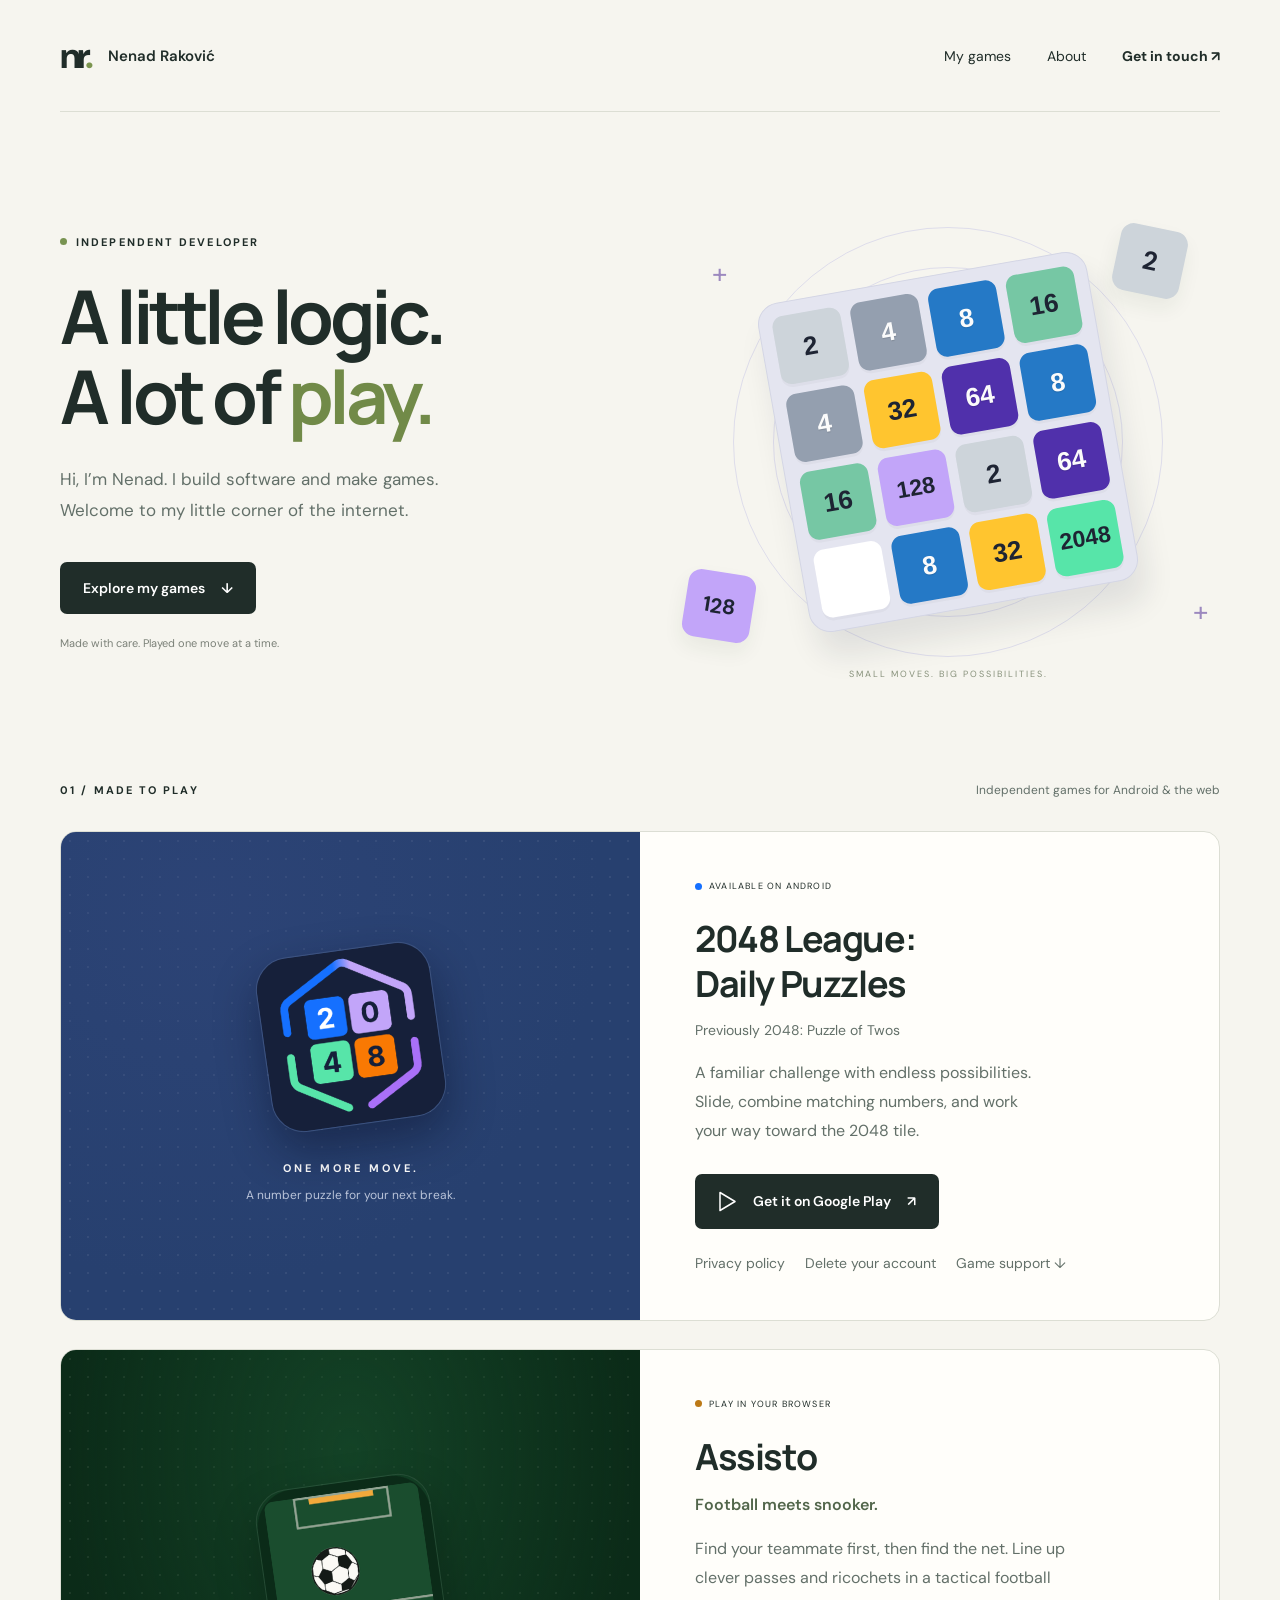
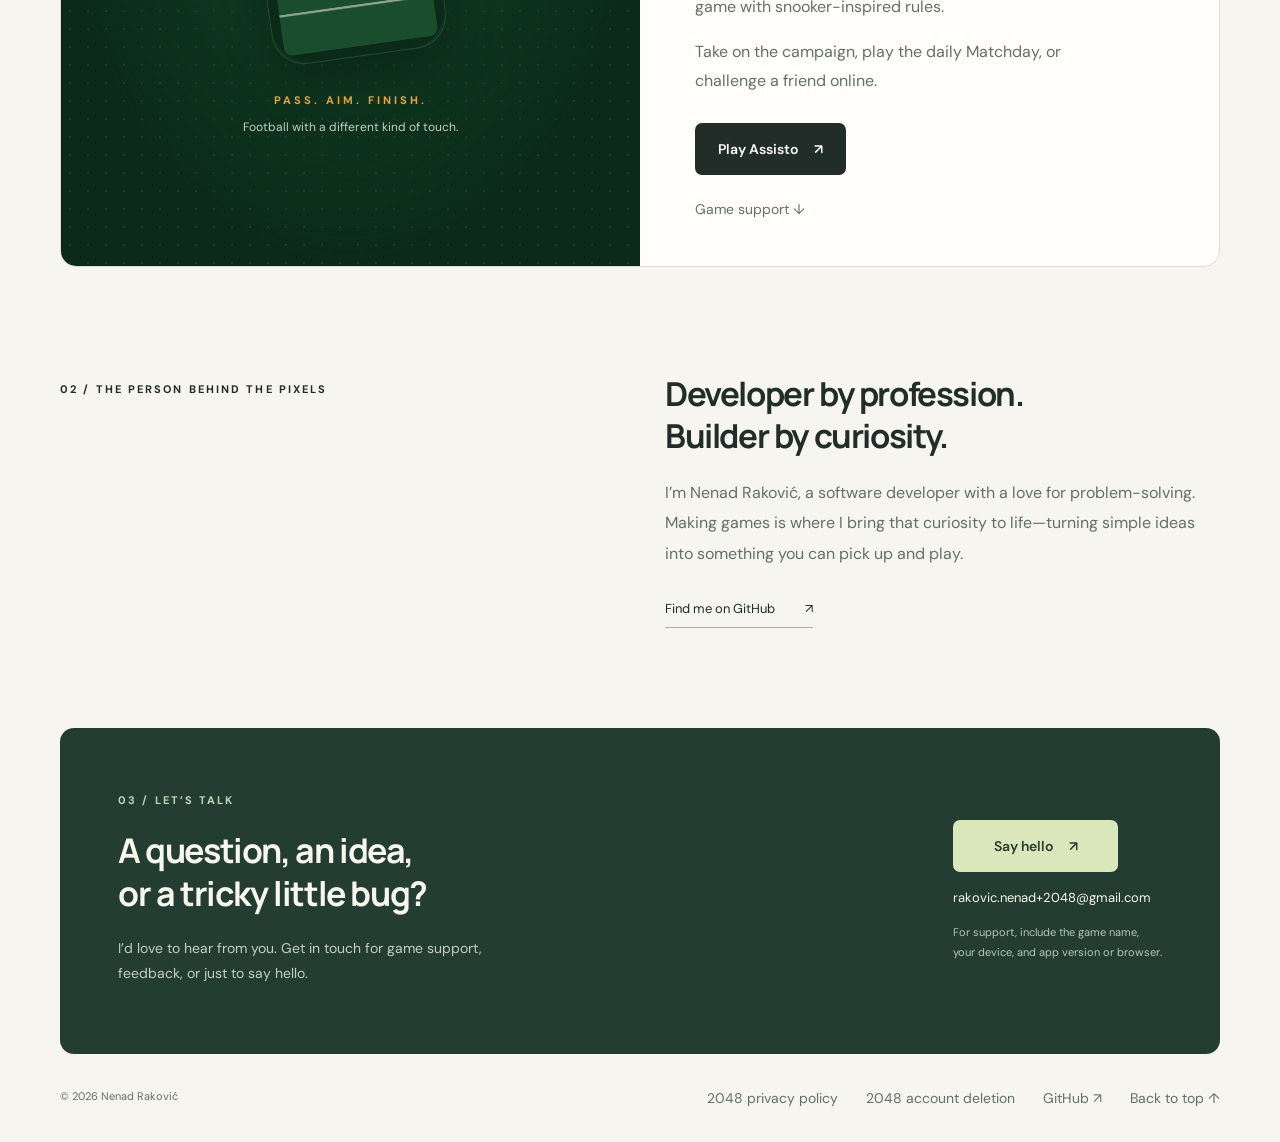
<file: index.html>
<!doctype html>
<html lang="en"><head><meta charset="utf-8"><meta name="viewport" content="width=device-width,initial-scale=1"><meta name="description" content="The personal developer website of Nenad Raković. Discover 2048 League: Daily Puzzles for Android and Assisto for the web, and get game support."><meta name="theme-color" content="#f6f5ef"><title>Nenad Raković — Independent developer</title><link rel="icon" href="icon.svg" type="image/svg+xml"><link rel="stylesheet" href="style.css"></head><body>
<header class="wrap"><a class="brand" href="#" aria-label="Nenad Raković home"><span class="monogram">nr<span>.</span></span><span>Nenad Raković</span></a><nav aria-label="Main navigation"><a href="#work">My games</a><a href="#about">About</a><a href="#contact">Get in touch <span aria-hidden="true">↗</span></a></nav></header>
<main><section class="hero wrap"><div class="intro"><p class="eyebrow"><span class="dot"></span> INDEPENDENT DEVELOPER</p><h1>A little logic.<br>A lot of <em>play.</em></h1><p class="lede">Hi, I’m Nenad. I build software and make games.<br class="desktop"> Welcome to my little corner of the internet.</p><a class="button dark" href="#work">Explore my games <span aria-hidden="true">↓</span></a><p class="hero-note">Made with care. Played one move at a time.</p></div><div class="art" aria-label="Decorative illustration of numbered puzzle tiles"><div class="orbit orbit-one"></div><div class="orbit orbit-two"></div><span class="spark s1">+</span><span class="spark s2">+</span><div class="floating f1">2</div><div class="floating f2">128</div><div class="puzzle"><div class="tile t2">2</div><div class="tile t4">4</div><div class="tile t8">8</div><div class="tile t16">16</div><div class="tile t4">4</div><div class="tile t32">32</div><div class="tile t64">64</div><div class="tile t8">8</div><div class="tile t16">16</div><div class="tile t128">128</div><div class="tile t2">2</div><div class="tile t64">64</div><div class="tile empty"></div><div class="tile t8">8</div><div class="tile t32">32</div><div class="tile t2048">2048</div></div><span class="art-caption">SMALL MOVES. BIG POSSIBILITIES.</span></div></section>
<section id="work" class="work wrap"><div class="section-head"><p class="eyebrow">01 / MADE TO PLAY</p><span class="section-note">Independent games for Android &amp; the web</span></div><article class="game"><div class="game-visual"><img class="official-icon" src="game-icon-arena-v2.png" width="176" height="176" alt="2048 League: Daily Puzzles app icon: four separate numbered tiles inside a colorful hexagonal arena frame"><p>ONE MORE MOVE.</p><span>A number puzzle for your next break.</span></div><div class="game-details"><span class="pill"><span class="dot"></span> AVAILABLE ON ANDROID</span><h2>2048 League:<br>Daily Puzzles</h2><p class="former-name">Previously 2048: Puzzle of Twos</p><p>A familiar challenge with endless possibilities. Slide, combine matching numbers, and work your way toward the 2048 tile.</p><a class="button dark" href="https://play.google.com/store/apps/details?id=com.nr21.app2048" target="_blank" rel="noopener noreferrer"><svg width="19" height="21" viewBox="0 0 19 21" fill="none" aria-hidden="true"><path d="M2 1.5 17 10.5 2 19.5Z" stroke="currentColor" stroke-width="1.5" stroke-linejoin="round"/></svg>Get it on Google Play <span aria-hidden="true">↗</span></a><div class="game-links"><a href="privacy-policy.html">Privacy policy</a><a href="delete-account.html">Delete your account</a><a href="#contact">Game support ↓</a></div></div></article><article class="game assisto"><div class="game-visual assisto-visual"><img class="official-icon" src="assisto-icon.png" width="176" height="176" alt="Assisto game icon"><p>PASS. AIM. FINISH.</p><span>Football with a different kind of touch.</span></div><div class="game-details"><span class="pill"><span class="dot"></span> PLAY IN YOUR BROWSER</span><h2>Assisto</h2><p class="assisto-tagline">Football meets snooker.</p><p>Find your teammate first, then find the net. Line up clever passes and ricochets in a tactical football game with snooker-inspired rules.</p><p>Take on the campaign, play the daily Matchday, or challenge a friend online.</p><a class="button dark" href="https://tepatch.github.io/assisto/" target="_blank" rel="noopener noreferrer">Play Assisto <span aria-hidden="true">↗</span></a><div class="game-links"><a href="#contact">Game support ↓</a></div></div></article></section>
<section id="about" class="about wrap"><p class="eyebrow">02 / THE PERSON BEHIND THE PIXELS</p><div><h2>Developer by profession.<br>Builder by curiosity.</h2><p>I’m Nenad Raković, a software developer with a love for problem-solving. Making games is where I bring that curiosity to life—turning simple ideas into something you can pick up and play.</p><a class="text-link" href="https://github.com/tepatch" target="_blank" rel="noopener noreferrer">Find me on GitHub <span aria-hidden="true">↗</span></a></div></section>
<section id="contact" class="contact wrap"><div><p class="eyebrow">03 / LET’S TALK</p><h2>A question, an idea,<br>or a tricky little bug?</h2><p>I’d love to hear from you. Get in touch for game support,<br class="desktop"> feedback, or just to say hello.</p></div><div class="contact-action"><a class="button light" href="mailto:rakovic.nenad+2048@gmail.com">Say hello <span aria-hidden="true">↗</span></a><a class="email" href="mailto:rakovic.nenad+2048@gmail.com">rakovic.nenad+2048@gmail.com</a><span>For support, include the game name,<br>your device, and app version or browser.</span></div></section></main>
<footer class="wrap"><span>© <span id="year">2026</span> Nenad Raković</span><div><a href="privacy-policy.html">2048 privacy policy</a><a href="delete-account.html">2048 account deletion</a><a href="https://github.com/tepatch" target="_blank" rel="noopener noreferrer">GitHub ↗</a><a href="#">Back to top ↑</a></div></footer><script>document.getElementById('year').textContent=new Date().getFullYear();</script></body></html>
</file>
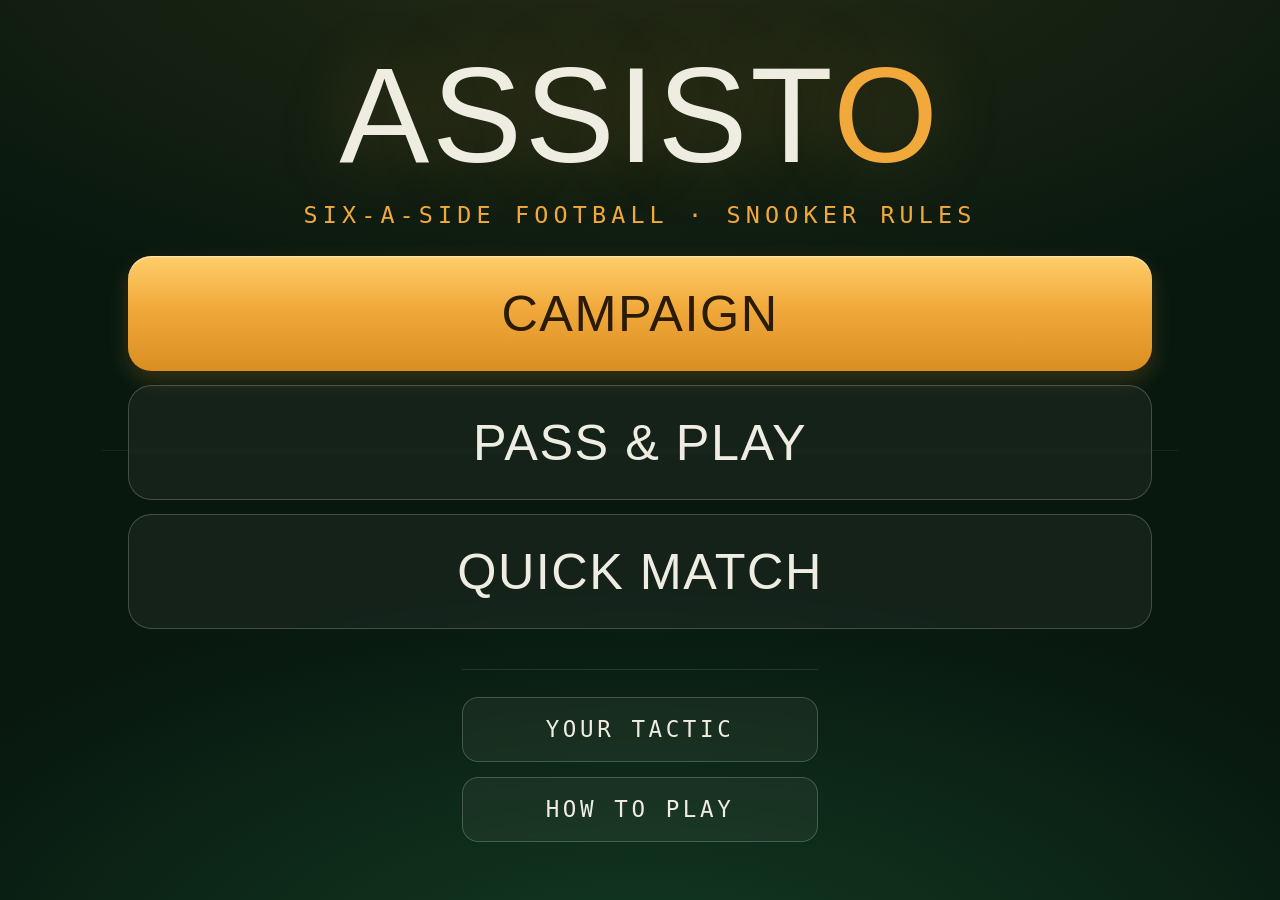
<file: assisto..html>
<!DOCTYPE html><html lang="en"><head><meta charset="UTF-8"><meta name="viewport" content="width=device-width,initial-scale=1,maximum-scale=1,user-scalable=no,viewport-fit=cover"><title>Assisto</title><style>:root{--turf-deep:#08180F;--turf:#123D25;--turf-lit:#1B5733;--chalk:#EFEDE2;--chalk-dim:rgba(239,237,226,0.55);--amber:#F2A93B;--home:#E23D3D;--away:#3D7BE2;--steel:#C6CDD2;--panel:#0B2116;--r-lg:2.6vmin;--r-md:1.8vmin;--r-sm:1.1vmin;--display:'Haettenschweiler','Arial Narrow',"Arial Black",Impact,sans-serif;--body:-apple-system,BlinkMacSystemFont,'Segoe UI',Roboto,Arial,sans-serif;--data:ui-monospace,'SF Mono',Menlo,Consolas,monospace}*{margin:0;padding:0;box-sizing:border-box;-webkit-tap-highlight-color:transparent}body,html{height:100%;overflow:hidden;background:var(--turf-deep);font-family:var(--body);touch-action:none;overscroll-behavior:none;color:var(--chalk)}#game{display:block;width:100vw;height:100vh}.overlay{position:fixed;inset:0;z-index:10;display:flex;flex-direction:column;align-items:center;justify-content:center;gap:3vmin;text-align:center;padding:6vmin 5vmin;background:radial-gradient(120% 80% at 50% -10%,rgba(242,169,59,.13),transparent 60%),radial-gradient(100% 70% at 50% 110%,rgba(27,87,51,.55),transparent 65%),var(--turf-deep)}.overlay::before{content:'';position:absolute;left:8%;right:8%;top:calc(50% - .5px);height:1px;background:var(--chalk);opacity:.07;pointer-events:none}.hidden{display:none!important}.title{font-family:var(--display);font-size:15vmin;line-height:.86;max-width:94vw;overflow-wrap:break-word;letter-spacing:.02em;text-transform:uppercase;color:var(--chalk);text-shadow:0 0 8vmin rgba(242,169,59,.25)}.title span{color:var(--amber)}.subtitle{font-family:var(--data);font-size:2.6vmin;letter-spacing:.22em;text-transform:uppercase;color:var(--amber)}.menu-main{display:flex;flex-direction:column;gap:1.6vmin;align-items:center}.menu-aux{display:flex;gap:1.6vmin;align-items:center;justify-content:center;flex-wrap:wrap;margin-top:1.4vmin;padding-top:3vmin;border-top:1px solid rgba(239,237,226,.12);width:min(80vw,40ch)}.menu-aux .btn.small{width:auto;flex:1 1 auto;min-width:14ch}.hint{font-size:2.5vmin;line-height:1.6;color:var(--chalk-dim);max-width:64ch;border-top:1px solid rgba(239,237,226,.12);padding-top:2.5vmin}.btn{position:relative;width:min(80vw,40ch);font-family:var(--display);font-size:5.6vmin;letter-spacing:.03em;text-transform:uppercase;color:#2a1b05;background:linear-gradient(180deg,#ffce6b 0,var(--amber) 45%,#d98e22 100%);border:none;border-radius:var(--r-lg);padding:3.1vmin 4vmin;cursor:pointer;box-shadow:inset 0 .15vmin 0 rgba(255,255,255,.45),0 .9vmin 2.4vmin rgba(242,169,59,.22),0 .35vmin .9vmin rgba(0,0,0,.35);transition:transform .12s ease,box-shadow .12s ease,background .12s ease}.btn:hover{box-shadow:inset 0 .15vmin 0 rgba(255,255,255,.5),0 1.1vmin 3vmin rgba(242,169,59,.3),0 .35vmin .9vmin rgba(0,0,0,.35)}.btn:active{transform:translateY(.35vmin) scale(.995);box-shadow:inset 0 .2vmin .6vmin rgba(0,0,0,.25)}.btn.white{background:rgba(239,237,226,.05);color:var(--chalk);box-shadow:inset 0 0 0 1px rgba(239,237,226,.22);backdrop-filter:blur(2px)}.btn.white:hover{background:rgba(239,237,226,.1);box-shadow:inset 0 0 0 1px rgba(239,237,226,.38)}.btn.white:active{transform:translateY(.3vmin);background:rgba(239,237,226,.14)}.btn.small{font-family:var(--data);font-size:2.5vmin;letter-spacing:.16em;padding:2.2vmin 4vmin;border-radius:var(--r-md);width:min(62vw,30ch)}.btn:focus-visible,.cell:focus-visible,.diffbtn:focus-visible,.step:focus-visible{outline:2px solid var(--amber);outline-offset:3px}.maphead{max-width:94vw;overflow-wrap:break-word;font-family:var(--display);font-size:8vmin;text-transform:uppercase;letter-spacing:.03em;line-height:1}.maphead span{display:block;font-family:var(--data);font-size:2.3vmin;letter-spacing:.2em;color:var(--amber);margin-top:1vmin}.mapbody{width:min(94vw,60ch);max-height:60vh;overflow-y:auto;-webkit-overflow-scrolling:touch;text-align:left}.divrow{margin-bottom:3vmin}.divname{display:flex;align-items:baseline;gap:1.2vmin;font-family:var(--data);font-size:2.2vmin;letter-spacing:.16em;text-transform:uppercase;color:var(--chalk-dim);padding-bottom:1vmin;margin-bottom:1.6vmin;border-bottom:1px solid rgba(239,237,226,.14)}.divname b{font-family:var(--display);font-size:3.4vmin;letter-spacing:.04em;color:var(--chalk)}.cells{display:grid;grid-template-columns:repeat(5,1fr);gap:1.1vmin}.cell{aspect-ratio:1/1.3;border:none;border-radius:var(--r-sm);cursor:pointer;padding:.6vmin 0;background:var(--panel);color:var(--chalk);box-shadow:inset 0 0 0 1px rgba(239,237,226,.16);display:flex;flex-direction:column;align-items:center;justify-content:center;gap:.3vmin;font-family:var(--data);font-size:2.3vmin}.cell .form{font-size:1.7vmin;color:var(--chalk-dim);letter-spacing:.04em}.cell .lock svg{width:2.8vmin;height:2.8vmin;fill:currentColor;display:block}.cell .st{font-size:1.7vmin;color:var(--amber);letter-spacing:-.06em}.cell:active{transform:translateY(.3vmin)}.cell.done{background:rgba(242,169,59,.14);box-shadow:inset 0 0 0 1px var(--amber)}.cell.locked{background:0 0;color:rgba(239,237,226,.22);cursor:default;box-shadow:inset 0 0 0 1px rgba(239,237,226,.07)}.cell.locked .form{color:rgba(239,237,226,.18)}.opts{display:flex;flex-direction:column;gap:2.4vmin;width:min(88vw,44ch)}.optrow{text-align:left}.optlabel{font-family:var(--data);font-size:2.2vmin;letter-spacing:.16em;text-transform:uppercase;color:var(--chalk-dim);margin-bottom:1.2vmin}.segs{display:flex;gap:1vmin}.seg{flex:1;border:none;border-radius:var(--r-sm);cursor:pointer;padding:2.2vmin 0;background:rgba(239,237,226,.06);color:var(--chalk);box-shadow:inset 0 0 0 1px rgba(239,237,226,.16);font-family:var(--display);font-size:4vmin;letter-spacing:.02em}.seg[aria-pressed=true]{background:var(--amber);color:var(--turf-deep);box-shadow:none}.seg:active{transform:translateY(.3vmin)}.optnote{font-family:var(--data);font-size:2vmin;color:var(--chalk-dim);margin-top:1vmin;letter-spacing:.06em}.rulesbody{width:min(92vw,56ch);max-height:62vh;overflow-y:auto;-webkit-overflow-scrolling:touch;text-align:left}.rulesbody section{padding:2.2vmin 0;border-top:1px solid rgba(239,237,226,.12)}.rulesbody section:first-child{border-top:none}.rulesbody h3{font-family:var(--display);font-size:4.2vmin;text-transform:uppercase;letter-spacing:.03em;color:var(--amber);margin-bottom:1.2vmin}.rulesbody p{font-size:2.5vmin;line-height:1.55;color:var(--chalk-dim);margin-bottom:1.2vmin}.rulesbody p:last-child{margin-bottom:0}.rulesbody b{color:var(--chalk)}.rulesbody ul{list-style:none;margin:0 0 1.2vmin 0}.rulesbody li{font-size:2.5vmin;line-height:1.5;color:var(--chalk-dim);padding-left:3.4vmin;position:relative;margin-bottom:.8vmin}.rulesbody li::before{content:'';position:absolute;left:.6vmin;top:1.5vmin;width:1vmin;height:1vmin;border-radius:50%;background:var(--amber);opacity:.7}.chiprow{display:flex;align-items:baseline;gap:1.4vmin;flex-wrap:wrap}.chip{display:inline-block;background:rgba(239,237,226,.12);color:var(--chalk);font-family:var(--data);font-size:2vmin;letter-spacing:.1em;padding:.8vmin 1.6vmin;border-radius:999px;white-space:nowrap}.diffbtn.picked{box-shadow:inset 0 0 0 2px var(--amber);background:linear-gradient(180deg,rgba(242,169,59,.2),rgba(242,169,59,.06))}.difflist{display:flex;flex-direction:column;gap:1.2vmin;width:100%}.diffbtn{display:grid;grid-template-columns:1fr auto;align-items:center;gap:1vmin;text-align:left;border:none;border-radius:var(--r-md);cursor:pointer;background:linear-gradient(180deg,rgba(239,237,226,.05),rgba(0,0,0,.1));box-shadow:inset 0 0 0 1px rgba(239,237,226,.16);padding:2.6vmin 3vmin;color:var(--chalk);transition:background .12s ease,box-shadow .12s ease,transform .12s ease;font-family:var(--display);font-size:4.4vmin;letter-spacing:.03em;text-transform:uppercase}.diffbtn span{grid-column:1/-1;font-family:var(--data);font-size:2.1vmin;letter-spacing:.1em;color:var(--chalk-dim);text-transform:none}.diffbtn:hover{box-shadow:inset 0 0 0 1px rgba(242,169,59,.5)}.diffbtn:active{transform:translateY(.3vmin);background:rgba(242,169,59,.14)}.tacticshape{position:relative;width:44vmin;height:30vmin;border-radius:var(--r-md);overflow:hidden;background:repeating-linear-gradient(90deg,var(--turf) 0 5.5vmin,var(--turf-lit) 5.5vmin 11vmin);box-shadow:inset 0 0 0 1px var(--chalk-dim)}.tacticshape::after{content:'';position:absolute;left:0;right:0;top:0;height:1px;background:var(--chalk);opacity:.5}.tacticshape i{position:absolute;width:2.6vmin;height:2.6vmin;margin:-1.3vmin 0 0 -1.3vmin;border-radius:50%;background:var(--steel);box-shadow:0 .3vmin .4vmin rgba(0,0,0,.45)}.tacticshape i.gk{background:var(--amber)}.tacticshape .goalmark{position:absolute;bottom:0;left:34%;width:32%;height:.7vmin;background:var(--chalk);opacity:.85}.tacticshape .endlabel{position:absolute;left:0;right:0;text-align:center;text-decoration:none;font-family:var(--data);font-size:1.7vmin;letter-spacing:.14em;text-transform:uppercase;color:var(--chalk-dim)}.tacticshape .endlabel.far{top:1vmin}.tacticshape .endlabel.near{bottom:1.4vmin;color:rgba(239,237,226,.4)}.ticker{display:flex;flex-direction:column;gap:1vmin;width:min(86vw,40ch)}.trow{display:grid;grid-template-columns:auto 1fr auto;align-items:center;gap:2vmin;background:linear-gradient(180deg,rgba(239,237,226,.05),rgba(0,0,0,.1));box-shadow:inset 0 0 0 1px rgba(239,237,226,.16);border-radius:var(--r-md);padding:1.6vmin 2vmin}.lbl{font-family:var(--data);font-size:2.3vmin;letter-spacing:.16em;text-transform:uppercase;color:var(--chalk-dim);text-align:left}.lbl .val{font-family:var(--display);font-size:5vmin;color:var(--amber);letter-spacing:0;margin-left:1.2vmin}.step{width:9vmin;height:9vmin;border:none;border-radius:50%;cursor:pointer;background:rgba(239,237,226,.1);color:var(--chalk);font-family:var(--display);font-size:5vmin;line-height:1}.step:disabled{opacity:.25;cursor:default}.step:active:not(:disabled){background:var(--amber);color:var(--turf-deep)}.teamhome{color:var(--home)}.teamaway{color:var(--away)}.winstars{font-family:var(--body);font-size:9vmin;color:var(--amber);letter-spacing:.6vmin;text-shadow:0 0 6vmin rgba(242,169,59,.4)}#pauseInfo{font-family:var(--data)}#btnMute,#btnPause{position:fixed;top:calc(env(safe-area-inset-top,0px) + 2vmin);z-index:5;width:10.5vmin;height:10.5vmin;border:none;border-radius:50%;background:rgba(8,24,15,.7);color:var(--chalk);box-shadow:inset 0 0 0 1px rgba(239,237,226,.2);font-family:var(--data);font-size:3.2vmin;line-height:1;cursor:pointer;display:flex;align-items:center;justify-content:center}#btnPause{left:2.5vmin;letter-spacing:.2vmin}#btnMute{right:2.5vmin}#btnMute:active,#btnPause:active{background:var(--amber);color:var(--turf-deep)}#btnMute svg,#btnPause svg{width:52%;height:52%;fill:currentColor}#btnMute .mutex{display:none}#btnMute.muted .wave{display:none}#btnMute.muted .mutex{display:inline}#btnPause.hidden{display:none!important}@media (prefers-reduced-motion:reduce){.btn,.cell,.step{transition:none}}</style></head><body><canvas id="game"></canvas><button id="btnMute" aria-label="Toggle sound"><svg viewBox="0 0 24 24" aria-hidden="true"><path d="M4 9h3l4-3.5v13L7 15H4z"/><path class="wave" d="M16 8.5a5 5 0 0 1 0 7M18.5 6a8.5 8.5 0 0 1 0 12" fill="none" stroke="currentColor" stroke-width="1.8" stroke-linecap="round"/><path class="mutex" d="M16 9.5l5 5m0-5l-5 5" fill="none" stroke="currentColor" stroke-width="1.8" stroke-linecap="round"/></svg></button> <button id="btnPause" aria-label="Pause match"><svg viewBox="0 0 24 24" aria-hidden="true"><rect x="8" y="6" width="3" height="12" rx="1.2"/><rect x="13" y="6" width="3" height="12" rx="1.2"/></svg></button><div id="menu" class="overlay"><div class="title">ASSIST<span>O</span></div><div class="subtitle">Six-a-side football &middot; Snooker rules</div><div class="menu-main"><button class="btn" id="btnCampaign">Campaign</button> <button class="btn white" id="btn2p">Pass &amp; play</button> <button class="btn white" id="btn1p">Quick match</button></div><div class="menu-aux"><button class="btn white small" id="btnTactic">Your tactic</button> <button class="btn white small" id="btnRules">How to play</button></div></div><div id="pauseScreen" class="overlay hidden"><div class="title" style="font-size:9vmin">Half time</div><div class="subtitle" id="pauseInfo"></div><button class="btn" id="btnResume">Resume</button> <button class="btn white small" id="btnRestart">Restart match</button> <button class="btn white small" id="btnRules2">How to play</button> <button class="btn white small" id="btnQuit">Leave match</button></div><div id="tacticScreen" class="overlay hidden"><div class="maphead">Your tactic<span>Six outfield plus a keeper</span></div><div class="tacticshape" id="tacticShape"></div><div class="ticker" id="tacticRows"></div><div class="hint" id="tacticNote"></div><button class="btn white small" id="btnTacticBack">Done</button></div><div id="rulesScreen" class="overlay hidden"><div class="maphead">How to play<span>Assisto &middot; six-a-side, snooker rules</span></div><div class="rulesbody"><section><h3>The assist</h3><p>The ball must strike <b>one of your own players</b> before it touches anything else. After that it can do as it likes &mdash; carom off a defender, off the boards, into the net. That is the whole game: pass, then finish.</p><p class="chiprow"><span class="chip">ON: RED</span> tells you whose players are legal to hit, exactly as snooker tells you which ball is on. Legal players wear a bright collar and a target ring; the other side fades back.</p></section><section><h3>Fouls</h3><ul><li>You strike an <b>opponent</b> first.</li><li>You touch <b>nobody</b> and the ball barely moves &mdash; not a real attempt.</li><li>You <b>run out of time</b> on the shot clock without playing.</li><li>A goal scored from any of the above is <b>disallowed</b>.</li></ul><p>A foul gives your opponent a <b>free shot</b>: for that one shot anything is legal, so they can fire straight at goal. The mouth lights up amber when it is on. <b>Three fouls in a row</b> concede a <b>penalty</b> from the spot.</p></section><section><h3>Not fouls</h3><ul><li>A properly struck shot that threads everyone: you simply lose the turn.</li><li>Ball resting against <b>your own</b> player? You are deemed to have hit it &mdash; play away.</li><li>Ball resting against an <b>opponent</b>? That contact is ignored, not held against you.</li><li>An <b>own goal</b> always counts, foul or not. Mind your own net.</li></ul></section><section><h3>The break</h3><p>Every shot that finds your own player extends your <b>break</b>, shown beside the foul pips. A foul or a shot that touches nobody ends it.</p></section><section><h3>Controls</h3><p>Drag <b>anywhere</b> and pull back, like a slingshot &mdash; the pull is measured from your finger, not from the ball, so you can do it out in open space. Run out of screen? <b>Hold at the edge</b> and the power keeps winding up. The dotted line traces about a third of the pitch, including the first deflection; the rest is yours to read.</p></section><section><h3>Your team</h3><p>Six outfield players plus a keeper, and never fewer than two at the back. Your shape guards your own goal <i>and</i> gives you the outlets to attack with, so a heavy defence is safe but short of passing options. Change it under <b>Your tactic</b>.</p></section></div><button class="btn white small" id="btnRulesBack">Back</button></div><div id="h2hScreen" class="overlay hidden"><div class="maphead">Pass &amp; play<span>One phone, two players</span></div><div class="opts" id="h2hOpts"></div><button class="btn" id="btnH2hStart">Kick off</button> <button class="btn white small" id="btnH2hBack">Back</button></div><div id="diffScreen" class="overlay hidden"><div class="maphead">Quick match<span>Step 1 &mdash; pick your opposition</span></div><div id="diffList" class="difflist"></div><button class="btn white small" id="btnDiffBack">Back</button></div><div id="quickOptsScreen" class="overlay hidden"><div class="maphead">Quick match<span id="quickWho">Step 2 &mdash; set up the match</span></div><div class="opts" id="diffOpts"></div><button class="btn" id="btnQuickStart">Kick off</button> <button class="btn white small" id="btnQuickBack">Change opponent</button></div><div id="mapScreen" class="overlay hidden"><div class="maphead">Campaign<span id="starCount"></span></div><div id="mapBody" class="mapbody"></div><button class="btn white small" id="btnMapBack">Back</button></div><div id="winScreen" class="overlay hidden"><div class="title" id="winTitle" style="font-size:8vmin">RED WINS!</div><div id="winStars" class="winstars hidden"></div><button class="btn" id="btnNext">Next level</button> <button class="btn white" id="btnRematch">Play again</button> <button class="btn white small" id="btnMenu">Back</button></div><script>(()=>{const t=document.getElementById("game"),e=t.getContext("2d");let n=0,a=0,o=1;const l={x:0,y:0,w:0,h:0,goalW:0,wall:0};function s(){const s=l.w?{x:l.x,y:l.y,w:l.w,h:l.h}:null;o=Math.min(window.devicePixelRatio||1,2),n=Math.max(200,window.innerWidth||0),a=Math.max(200,window.innerHeight||0),t.width=n*o,t.height=a*o,t.style.width=n+"px",t.style.height=a+"px",e.setTransform(o,0,0,o,0,0);const r=.04*Math.min(n,a),c=Math.min(n,a);l.btnW=.105*c,l.btnM=.025*c,l.btnBottom=.02*c+l.btnW,l.board=.082*c,l.clockW=l.board;const h=.008*c;l.topStrip={y:.02*c,h:l.btnW,x0:l.btnM+l.btnW+.012*c,x1:n-l.btnM-l.btnW-.012*c};const f=Math.max(r,l.btnBottom+.008*c),u=n-2*h-l.board-l.clockW,d=a-f-.6*r-0;l.h=Math.min(d,u/.6),l.w=.6*l.h,l.endStrip=0,l.rails="columns",l.gutter=l.clockW,l.railH=0,l.x=h+l.clockW+(u-l.w)/2,l.y=Math.max(f+0,(a-l.h)/2),l.goalW=.52*l.w,l.wall=Math.max(5,.02*l.w),l.postR=Math.max(3,.014*l.w),function(){const t=l.x+l.w/2,e=t-l.goalW/2,n=t+l.goalW/2,a=l.y+l.wall,o=l.y+l.h-l.wall;i=[{x:e,y:a,r:l.postR,post:!0},{x:n,y:a,r:l.postR,post:!0},{x:e,y:o,r:l.postR,post:!0},{x:n,y:o,r:l.postR,post:!0}]}(),s&&function(t){const e=e=>{e.x=l.x+(e.x-t.x)/t.w*l.w,e.y=l.y+(e.y-t.y)/t.h*l.h},n=wt();for(const t of N)e(t),t.r=n;e($);const a=l.h/t.h;$.vx*=a,$.vy*=a,$.r=Mt(),$.trail.length=0,F=null,He&&(He=null)}(s)}window.addEventListener("resize",s),window.addEventListener("orientationchange",()=>setTimeout(s,150));let i=[],r=null,c=!1;const h={};function f(){if(!r)try{r=new(window.AudioContext||window.webkitAudioContext)}catch(t){r=null}return r&&"suspended"===r.state&&r.resume(),r}function u(t,e,n){n=n||{};const a=f();if(!a||c)return;const o=a.currentTime+(n.delay||0),l=a.createOscillator(),s=a.createGain();l.type=n.type||"triangle",l.frequency.setValueAtTime(t,o),n.to&&l.frequency.exponentialRampToValueAtTime(n.to,o+e);const i=null==n.gain?.12:n.gain;s.gain.setValueAtTime(1e-4,o),s.gain.exponentialRampToValueAtTime(i,o+.008),s.gain.exponentialRampToValueAtTime(1e-4,o+e),l.connect(s),s.connect(a.destination),l.start(o),l.stop(o+e+.03)}function d(t,e){e=e||{};const n=f();if(!n||c)return;const a=n.currentTime+(e.delay||0),o=Math.max(1,Math.floor(n.sampleRate*t)),l=n.createBuffer(1,o,n.sampleRate),s=l.getChannelData(0);for(let t=0;t<o;t++)s[t]=2*Math.random()-1;const i=n.createBufferSource();i.buffer=l;const r=n.createBiquadFilter();r.type="bandpass",r.frequency.setValueAtTime(e.freq||900,a),r.Q.value=e.q||1,e.sweepTo&&r.frequency.exponentialRampToValueAtTime(e.sweepTo,a+t);const h=n.createGain(),u=null==e.gain?.12:e.gain;h.gain.setValueAtTime(1e-4,a),h.gain.exponentialRampToValueAtTime(u,a+.25*t),h.gain.exponentialRampToValueAtTime(1e-4,a+t),i.connect(r),r.connect(h),h.connect(n.destination),i.start(a),i.stop(a+t+.02)}function m(t,e){const n="undefined"!=typeof performance?performance.now():Date.now();return!(h[t]&&n-h[t]<e||(h[t]=n,0))}function y(t,e,n){const a=Math.max(0,Math.min(1,e));if("pin"===t){if(function(t){if(!t)return;if(null===q&&_&&_.has(t)){if(Math.hypot($.x-tt,$.y-et)<2.5*$.r)return;_.delete(t)}null!==q||t.post||(q=t.team,X=t);const e=an();if(!(0===M?$.vy<0:$.vy>0))return;if(Math.hypot($.vx,$.vy)<.22*Ae())return;const n=l.x+l.w/2;if(Math.abs($.x-n)>.85*l.goalW)return;const a=Math.abs($.y-e.y);t.gk?a<=6*$.r&&(ft=!0):a<=3.5*$.r&&(ut=!0)}(n),!m("pin",28))return;u(660+260*Math.random(),.05,{type:"square",gain:.03+.07*a})}else if("wall"===t){if(!m("wall",40))return;u(150,.09,{type:"sine",gain:.03+.07*a,to:90})}else"post"===t&&(ht=!0,U=Math.max(U,.22),u(1180,.3,{type:"triangle",gain:.16,to:900}),u(1760,.18,{type:"sine",gain:.07,delay:.01}))}function x(){d(.55,{gain:.09,freq:420,q:.8,sweepTo:700}),u(330,.5,{type:"sine",gain:.05,to:262})}let p=null,g=[0,0],M=0,w=!1,b="aim",v=0,E="",k="#fff",T=0,S=0,I=3,B=15,P=3,L=0,R=3;const W=[{v:0,label:"Off"},{v:8,label:"8s"},{v:12,label:"12s"},{v:15,label:"15s"},{v:20,label:"20s"}],A=[1,2,3,5,7],C=[{v:0,label:"Off"},{v:1,label:"1m"},{v:2,label:"2m"},{v:3,label:"3m"},{v:5,label:"5m"}];let O=0,D=!1,N=[];const $={x:0,y:0,vx:0,vy:0,r:10,rot:0,spin:0,trail:[]};let F=null,H=0,U=0,q=null,V=0,G=!1,Y=!1,j=!1,z=!1,K=0;const Q=1/60;let J=0,Z=!1,X=null,_=null,tt=0,et=0;const nt=[0,0],at=[0,0];let ot=[0,0],lt=!1,st=15,it=0,rt=0,ct=-1,ht=!1,ft=!1,ut=!1,dt=!1,mt=1/0,yt=0,xt="",pt=0;const gt=(t,e)=>t+Math.random()*(e-t);function Mt(){return.05*l.w}function wt(){return Math.max(4,.02*l.w)}function bt(){$.x=l.x+l.w/2,$.y=l.y+l.h/2,$.vx=0,$.vy=0,$.spin=0,$.trail.length=0,$.r=Mt()}const vt=[{name:"2-1-3",lines:[2,1,3]},{name:"2-2-2",lines:[2,2,2]},{name:"2-3-1",lines:[2,3,1]},{name:"3-1-2",lines:[3,1,2]},{name:"3-2-1",lines:[3,2,1]}],Et={3:[.22,.48,.72],4:[.2,.4,.57,.74]},kt=.17,Tt=[.62,.88,1];let St="",It=null,Bt="";const Pt={def:2,mid:1,fwd:1},Lt={def:3,mid:3,fwd:3};let Rt={def:2,mid:2,fwd:2};function Wt(){return[Rt.def,Rt.mid,Rt.fwd]}function At(){return Wt().join("-")}function Ct(){return Rt.def+Rt.mid+Rt.fwd}const Ot=["def","mid","fwd"];function Dt(t){return Ot.filter(e=>e!==t&&Rt[e]>Pt[e]).sort((t,e)=>Rt[e]-Rt[t])[0]||null}function Nt(t){return Ot.filter(e=>e!==t&&Rt[e]<Lt[e]).sort((t,e)=>Rt[t]-Rt[e])[0]||null}function $t(t){return Rt[t]<Lt[t]&&!!Dt(t)}function Ft(t){return Rt[t]>Pt[t]&&!!Nt(t)}function Ht(t){const e=Dt(t);$t(t)&&e&&(Rt[t]++,Rt[e]--)}function Ut(t){const e=Nt(t);Ft(t)&&e&&(Rt[t]--,Rt[e]++)}function qt(){for(const t of Ot)Rt[t]=Math.max(Pt[t],Math.min(Lt[t],0|Rt[t]));let t=0;for(;Ct()>6&&t++<20;){const t=Ot.filter(t=>Rt[t]>Pt[t]).sort((t,e)=>Rt[e]-Rt[t])[0];if(!t)break;Rt[t]--}for(;Ct()<6&&t++<20;){const t=Ot.filter(t=>Rt[t]<Lt[t]).sort((t,e)=>Rt[t]-Rt[e])[0];if(!t)break;Rt[t]++}}const Vt=["2-1-3","2-2-2","2-3-1","3-1-2","3-2-1"],Gt=[{name:"SUNDAY LEAGUE",tries:3,wobble:.3,blunder:.55,secs:20,sweep:90,powers:[.7],lookahead:!1},{name:"AMATEUR",tries:7,wobble:.23,blunder:.42,secs:16,sweep:60,powers:[.7],lookahead:!1},{name:"SEMI-PRO",tries:13,wobble:.17,blunder:.27,secs:13,sweep:38,powers:[.6,1],lookahead:!1},{name:"PROFESSIONAL",tries:27,wobble:.12,blunder:.15,secs:10,sweep:28,powers:[.6,1],lookahead:!1,perFrame:5},{name:"ELITE",tries:70,wobble:.03,blunder:.02,secs:8,sweep:10,powers:[.5,.7,.85,1],lookahead:!0,perFrame:3}];let Yt={tries:11,wobble:.13,blunder:0,secs:10};const jt=Gt.length*Vt.length;let zt=new Array(jt).fill(0),Kt=0,Qt=-1;function Jt(){return"1p"===p||"campaign"===p}function Zt(t,e,n,a,o,s){const i=Mt(),r=wt(),c=l.x+l.w/2,h=Et[t.length],f=l.wall+2*r+.5*i,u=l.w-2*f,d=2.3*i,m=l.y+l.h/2,y=-1===e?l.y+l.h:l.y,x=t=>y+(-1===e?-1:1)*l.h*t,p=[{x:c+o*l.w*.05,y:x(.035),gk:!0}];t.forEach((t,e)=>{const n=x(h[e]),o=u*(null!=Tt[e]?Tt[e]:Tt[Tt.length-1])/t;for(let l=0;l<t;l++)p.push({x:c+(l-(t-1)/2)*o+a[e]*o,y:n})});const g=[];for(const t of p){const e=(t.gk?.25:1)*(null==s?1:s);let a=t.x+(2*Math.random()-1)*l.w*.03*e,o=t.y+(2*Math.random()-1)*l.h*.032*e;const i=a-c,h=o-m,f=Math.hypot(i,h);if(f<d){const t=f>.01?Math.atan2(h,i):Math.random()<.5?0:Math.PI;a=c+Math.cos(t)*d*1.05,o=m+Math.sin(t)*d*1.05}g.push({type:"circle",x:a,y:o,r:r,team:n,gk:!!t.gk})}return function(t){const e=Mt(),n=wt(),a=2*n+2.05*e,o=(l.x,l.w,l.y,l.h,l.x+l.wall+1.5*n),s=l.x+l.w-l.wall-1.5*n;for(let e=0;e<12;e++){let e=!1;for(let n=0;n<t.length;n++)for(let o=n+1;o<t.length;o++){const l=t[n],s=t[o],i=s.x-l.x,r=s.y-l.y,c=Math.hypot(i,r);if(c>=a||0===c)continue;const h=(a-c)/2,f=i/c,u=r/c;l.gk||(l.x-=f*h,l.y-=u*h),s.gk||(s.x+=f*h,s.y+=u*h),e=!0}for(const e of t)e.x=Math.max(o,Math.min(s,e.x)),e.y=Math.max(l.y+l.wall+2*n,Math.min(l.y+l.h-l.wall-2*n,e.y));if(!e)break}}(g),g}function Xt(t){const e=wt(),n=.5*e;for(let a=0;a<24;a++){let a=!1;for(let e=0;e<t.length;e++)for(let o=e+1;o<t.length;o++){const l=t[e],s=t[o],i=s.x-l.x,r=s.y-l.y;let c=Math.hypot(i,r);const h=l.r+s.r+n;if(c>=h)continue;let f,u;if(c<.01){f=2*Math.random()-1,u=2*Math.random()-1;const t=Math.hypot(f,u)||1;f/=t,u/=t,c=.01}else f=i/c,u=r/c;const d=(h-c)/2;l.x-=f*d,l.y-=u*d,s.x+=f*d,s.y+=u*d,a=!0}const o=l.x+l.wall+e,s=l.x+l.w-l.wall-e,i=l.y+l.wall+e,r=l.y+l.h-l.wall-e;for(const e of t)e.x=Math.max(o,Math.min(s,e.x)),e.y=Math.max(i,Math.min(r,e.y));if(!a)break}}function _t(t){const e=l.x+l.w/2,n=l.y+l.h/2;return t.map(t=>({type:"circle",x:2*e-t.x,y:2*n-t.y,r:t.r,team:0,gk:t.gk}))}const te=document.getElementById("menu"),ee=document.getElementById("mapScreen"),ne=document.getElementById("diffScreen"),ae=document.getElementById("h2hScreen"),oe=document.getElementById("rulesScreen"),le=document.getElementById("quickOptsScreen"),se=document.getElementById("tacticScreen"),ie=document.getElementById("winScreen"),re=document.getElementById("winStars"),ce=document.getElementById("btnNext"),he=document.getElementById("btnRematch");function fe(t){for(const t of[te,ee,ie,ne,se,ae,oe,le])t.classList.add("hidden");t&&t.classList.remove("hidden"),w=!t,lt=!1,document.getElementById("pauseScreen").classList.add("hidden"),document.getElementById("btnPause").classList.toggle("hidden",!w)}function ue(t){return"★".repeat(t)+"☆".repeat(3-t)}function de(){return!(Jt()&&1===M)}function me(){it=st,ct=-1}function ye(t){lt=t;const e=document.getElementById("pauseScreen");if(t){const t="campaign"===p&&Qt>=0?"Division "+(Math.floor(Qt/Vt.length)+1)+" · Level "+(Qt%Vt.length+1)+" · "+g[0]+"–"+g[1]:"Score "+g[0]+"–"+g[1];document.getElementById("pauseInfo").textContent=t,e.classList.remove("hidden")}else e.classList.add("hidden")}function xe(){const t=zt.reduce((t,e)=>t+e,0);document.getElementById("starCount").textContent=t+" of "+3*jt+" stars";const e=document.getElementById("mapBody");e.innerHTML="",Gt.forEach((t,n)=>{const a=document.createElement("div");a.className="divrow";const o=document.createElement("div");o.className="divname",o.innerHTML="Division "+(n+1)+" <b>"+t.name+"</b>",a.appendChild(o);const l=document.createElement("div");l.className="cells",Vt.forEach((t,e)=>{const a=n*Vt.length+e,o=a>Kt,s=document.createElement("button");s.className="cell"+(o?" locked":zt[a]?" done":""),s.innerHTML=o?'<span class="lock"><svg viewBox="0 0 24 24" aria-hidden="true"><rect x="5" y="10.5" width="14" height="9.5" rx="2"/><path d="M8.5 10.5V8a3.5 3.5 0 0 1 7 0v2.5" fill="none" stroke="currentColor" stroke-width="1.9" stroke-linecap="round"/></svg></span><span class="form">'+t+"</span>":"<span>"+(a+1)+'</span><span class="form">'+t+'</span><span class="st">'+ue(zt[a])+"</span>",o||(s.onclick=()=>pe(a)),l.appendChild(s)}),a.appendChild(l),e.appendChild(a)})}function pe(t){t=Math.max(0,Math.min(jt-1,0|t)),Qt=t;const e=Math.floor(t/Vt.length),n=t%Vt.length;Yt=Gt[e],st=Gt[e].secs,I=3,It=Vt[n],Ze("campaign")}const ge=document.getElementById("btnMute");ge.onclick=()=>{c=!c,ge.classList.toggle("muted",c),c||(f(),u(880,.08,{gain:.1}))};let Me=null;function we(){const t=document.getElementById("tacticRows");t.innerHTML="";const e={def:"DEFENDERS",mid:"MIDFIELD",fwd:"ATTACK"};for(const n of["fwd","mid","def"]){const a=document.createElement("div");a.className="trow";const o=document.createElement("button");o.className="step",o.textContent="−",o.disabled=!Ft(n),o.onclick=()=>{Ut(n),we()};const l=document.createElement("div");l.className="lbl",l.innerHTML=e[n]+' <span class="val">'+Rt[n]+"</span>";const s=document.createElement("button");s.className="step",s.textContent="+",s.disabled=!$t(n),s.onclick=()=>{Ht(n),we()},a.appendChild(o),a.appendChild(l),a.appendChild(s),t.appendChild(a)}const n=document.getElementById("tacticShape");n.innerHTML="";const a=[.8,.55,.3],o=(t,e,a)=>{const o=document.createElement("i");a&&(o.className=a),o.style.left=t+"%",o.style.top=e+"%",n.appendChild(o)},l=document.createElement("b");l.className="goalmark",n.appendChild(l);const s=(t,e)=>{const a=document.createElement("u");a.className="endlabel "+e,a.textContent=t,n.appendChild(a)};s("Attacking this way","far"),s("Your goal","near"),o(50,94,"gk"),Wt().forEach((t,e)=>{for(let n=0;n<t;n++)o((n+1)/(t+1)*100,100*a[e],"")}),document.getElementById("tacticNote").innerHTML="<b>"+At()+"</b> · "+Ct()+" outfield + keeper<br>Six outfield plus a keeper, never fewer than two at the back — adding a man to one line takes one from another. Your shape guards your own goal; a heavy defence is hard to score past, but your own attackers clutter the other end for you."}function be(){const t=document.getElementById("diffList");t.innerHTML="",Gt.forEach((e,n)=>{const a=document.createElement("button");a.className="diffbtn"+(n===R?" picked":""),a.setAttribute("aria-pressed",n===R?"true":"false"),a.innerHTML=e.name+"<span>"+(e.blunder?"makes mistakes":"rarely errs")+(e.lookahead?" · reads your reply":"")+"</span>",a.onclick=()=>{R=n,ve(),fe(le)},t.appendChild(a)})}function ve(){document.getElementById("quickWho").textContent="Step 2 — versus "+Gt[R].name;const t=document.getElementById("diffOpts");t.innerHTML="",ke(t,ve)}function Ee(t,e,n,a,o){const l=document.createElement("div");l.className="optrow";const s=document.createElement("div");s.className="optlabel",s.textContent=t,l.appendChild(s);const i=document.createElement("div");i.className="segs";for(const t of e){const e="object"==typeof t?t.v:t,l="object"==typeof t?t.label:String(t),s=document.createElement("button");s.className="seg",s.textContent=l,s.setAttribute("aria-pressed",e===n?"true":"false"),s.onclick=()=>{a(e),o()},i.appendChild(s)}return l.appendChild(i),l}function ke(t,e){t.appendChild(Ee("Time per shot",W,B,t=>{B=t},e)),t.appendChild(Ee("Goals to win",A,P,t=>{P=t},e)),t.appendChild(Ee("Match length",C,L,t=>{L=t},e));const n=document.createElement("div");n.className="optnote";const a=[];a.push(0===B?"No shot clock":"Buzzer fires your aim at "+B+"s"),a.push("first to "+P),a.push(0===L?"no time limit":L+" minutes, then the lead wins (level scores go to sudden death)"),n.textContent=a.join(" · "),t.appendChild(n)}function Te(){st=B,I=P,O=60*L,D=!1}function Se(){const t=document.getElementById("h2hOpts");t.innerHTML="",ke(t,Se)}function Ie(t,e,n,a){const o=t.vx-a*e,l=t.vy-a*n,s=.5*-a;t.vx=1*o+s*e,t.vy=1*l+s*n}function Be(){O=0;const t=document.getElementById("winTitle");if(re.classList.add("hidden"),ce.classList.add("hidden"),he.classList.remove("hidden"),"campaign"===p){const n=g[0]>g[1],a=(Math.floor(Qt/Vt.length),Qt%Vt.length+1);if(n){const n=0===(e=g[1])?3:1===e?2:1;n>zt[Qt]&&(zt[Qt]=n),Qt===Kt&&Kt<jt-1&&Kt++,t.textContent="Level "+a+" won",t.className="title",t.style.color="",re.textContent=ue(n),re.classList.remove("hidden"),Qt+1<jt?(ce.classList.remove("hidden"),he.textContent=n<3?"Go for three stars":"Play again"):(t.textContent="Campaign complete",he.textContent="Play again")}else t.textContent="Beaten "+g[1]+"–"+g[0],t.className="title teamaway",t.style.color="",he.textContent="Try again";document.getElementById("btnMenu").textContent="Ladder"}else{const e=g[0]>g[1];t.textContent=e?"Red wins":"Blue wins",t.className="title "+(e?"teamhome":"teamaway"),t.style.color="",he.textContent="Rematch",document.getElementById("btnMenu").textContent="Menu"}var e;fe(ie)}function Pe(t,e,n,a){const o=Math.hypot(t.vx,t.vy),s=Math.max(1,.45*Math.min(wt(),l.postR)),i=Math.min(20,Math.max(1,Math.ceil(o*e/s)));for(let o=0;o<i;o++)Le(t,e/i,n,a);const r=Math.hypot(t.vx,t.vy);if(r>0){let n=r*Math.pow(.99,e)-1.2*l.h*e;n<.06*l.h&&(n=0),t.vx=t.vx/r*n,t.vy=t.vy/r*n}return t.spin=(Math.abs(t.vx)+Math.abs(t.vy))/t.r*.5,t.rot+=t.spin*e*Math.sign(t.vx||1),Math.hypot(t.vx,t.vy)}function Le(t,e,n,a){t.x+=t.vx*e,t.y+=t.vy*e;const o=l.x+l.wall+t.r,s=l.x+l.w-l.wall-t.r,r=l.y+l.wall+t.r,c=l.y+l.h-l.wall-t.r,h=l.x+l.w/2-l.goalW/2,f=l.x+l.w/2+l.goalW/2,u=t=>{n&&y("wall",t/(1.5*l.h))};t.x<o&&(t.x=o,u(Math.abs(t.vx)),t.vx=.62*Math.abs(t.vx)),t.x>s&&(t.x=s,u(Math.abs(t.vx)),t.vx=.62*-Math.abs(t.vx));const d=t.x>h&&t.x<f;t.y<r&&!d&&(t.y=r,u(Math.abs(t.vy)),t.vy=.62*Math.abs(t.vy)),t.y>c&&!d&&(t.y=c,u(Math.abs(t.vy)),t.vy=.62*-Math.abs(t.vy));for(const e of N){const o=t.x-e.x,s=t.y-e.y,i=Math.hypot(o,s),r=t.r+e.r;if(i<r&&i>0){const c=o/i,h=s/i,f=t.vx*c+t.vy*h;f<0&&(n&&y("pin",-f/(1.5*l.h),e),a&&a.push(e),Ie(t,c,h,f)),t.x=e.x+c*r,t.y=e.y+h*r}}for(const e of i){const o=t.x-e.x,s=t.y-e.y,i=Math.hypot(o,s),r=t.r+e.r;if(i<r&&i>0){const c=o/i,h=s/i,f=t.vx*c+t.vy*h;f<0&&(n&&y("post",-f/(1.5*l.h)),a&&a.push(e),Ie(t,c,h,f)),t.x=e.x+c*r,t.y=e.y+h*r}}}function Re(){return $.y+$.r<l.y+l.wall?"top":$.y-$.r>l.y+l.h-l.wall?"bottom":null}function We(t){const e=t.changedTouches?t.changedTouches[0]:t;return{x:e.clientX,y:e.clientY}}function Ae(){return 2.4*l.h}function Ce(){return.4*l.w}function Oe(t){const e=t.sx-t.cx,n=t.sy-t.cy,a=Math.hypot(e,n);if(a<6)return null;const o=Ce(),l=Math.min(1,(a+(t.extra||0))/o);return{vx:e/a*l*Ae(),vy:n/a*l*Ae(),p:l,pinned:!!t.pinned}}function De(t){if(f(),lt)return;if(t.target&&"BUTTON"===t.target.tagName)return;if(!w||"aim"!==b)return;if(Jt()&&1===M)return;const e=We(t);F={sx:e.x,sy:e.y,cx:e.x,cy:e.y,extra:0,pinned:!1},t.preventDefault()}function Ne(t){if(lt||!F)return;const e=We(t);F.cx=e.x,F.cy=e.y,t.preventDefault()}function $e(t,e,n){$.vx=t,$.vy=e,J=0,b="rolling",S++,V=M,q=null,K=0,tt=$.x,et=$.y,X=null,Z=!1,_=new Set;for(const t of N)t.post||Math.hypot(t.x-$.x,t.y-$.y)>$.r+t.r+1.5||(t.team===V?Z=!0:_.add(t));G=Y,Y=!1,ht=!1,ft=!1,ut=!1,dt=!1,mt=1/0,yt=0,xt="",function(t){d(.1,{gain:.06+.1*t,freq:420,sweepTo:150}),u(190,.1,{type:"triangle",gain:.1,to:110})}(null==n?.8:n)}function Fe(t){if(lt||!F)return;const e=Oe(F);F=null,e&&$e(e.vx,e.vy,e.p),t.preventDefault()}document.getElementById("btnRules").onclick=()=>{Me="menu",fe(oe)},document.getElementById("btnRules2").onclick=()=>{Me="pause",document.getElementById("pauseScreen").classList.add("hidden"),oe.classList.remove("hidden")},document.getElementById("btnRulesBack").onclick=()=>{"pause"===Me?(oe.classList.add("hidden"),document.getElementById("pauseScreen").classList.remove("hidden")):fe(te)},document.getElementById("btnPause").onclick=()=>{w&&ye(!lt)},document.getElementById("btnResume").onclick=()=>ye(!1),document.getElementById("btnRestart").onclick=()=>{ye(!1),"campaign"===p?pe(Qt):Ze(p)},document.getElementById("btnQuit").onclick=function(){ye(!1),F=null,"campaign"===p?(xe(),fe(ee)):"1p"===p?(ve(),fe(le)):"2p"===p?(Se(),fe(ae)):fe(te)},document.getElementById("btnCampaign").onclick=()=>{xe(),fe(ee)},document.getElementById("btnMapBack").onclick=()=>fe(te),document.getElementById("btnTactic").onclick=()=>{qt(),we(),fe(se)},document.getElementById("btnTacticBack").onclick=()=>fe(te),document.getElementById("btn1p").onclick=()=>{be(),fe(ne)},document.getElementById("btnQuickBack").onclick=()=>{be(),fe(ne)},document.getElementById("btnQuickStart").onclick=()=>{Yt=Gt[R],Te(),It=null,Qt=-1,Ze("1p")},document.getElementById("btnDiffBack").onclick=()=>fe(te),document.getElementById("btn2p").onclick=()=>{Se(),fe(ae)},document.getElementById("btnH2hBack").onclick=()=>fe(te),document.getElementById("btnH2hStart").onclick=()=>{Te(),It=null,Qt=-1,Ze("2p")},he.onclick=()=>{"campaign"===p?pe(Qt):Ze(p)},ce.onclick=()=>{Qt+1<jt&&Qt+1<=Kt?pe(Qt+1):(xe(),fe(ee))},document.getElementById("btnMenu").onclick=()=>{"campaign"===p?(xe(),fe(ee)):"1p"===p?(ve(),fe(le)):"2p"===p?(Se(),fe(ae)):fe(te)},window.addEventListener("touchstart",De,{passive:!1}),window.addEventListener("touchmove",Ne,{passive:!1}),window.addEventListener("touchend",Fe,{passive:!1}),window.addEventListener("mousedown",De),window.addEventListener("mousemove",Ne),window.addEventListener("mouseup",Fe);let He=null;function Ue(t,e,n,a,o,s){const i=null==o?1:o,r={x:null==n?$.x:n,y:null==a?$.y:a,vx:t,vy:e,r:$.r,rot:0,spin:0};let c=null,h=0;const f=[];for(let t=0;t<400;t++){const e=r.x,n=r.y;f.length=0;const a=Pe(r,Q,!1,f);if(null===c){const t=f.find(t=>!t.post);if(t&&(c=t.team,s&&c!==i))return{score:!1,own:!1,touch:c,rx:r.x,ry:r.y,travel:h,bailed:!0}}h+=Math.hypot(r.x-e,r.y-n);const o=r.y+r.r<l.y+l.wall,u=r.y-r.r>l.y+l.h-l.wall;if(o||u){const t=o?0:1;return{score:t===i,own:t!==i,touch:c,rx:r.x,ry:r.y,travel:h}}if(a<=0&&t>10)break}return{score:!1,own:!1,touch:c,rx:r.x,ry:r.y,travel:h}}function qe(t,e,n){const a=l.x+l.w/2,o=0===n?l.y+l.wall:l.y+l.h-l.wall,s=0===n?l.y+l.h-l.wall:l.y+l.wall,i=Math.hypot(t-a,e-o);return.55*Math.hypot(t-a,e-s)-i}function Ve(t,e,n){const a=N.filter(t=>t.team===n&&!t.gk),o=N.filter(t=>t.team!==n&&!t.post);let l=0;for(const n of a){const a=Math.hypot(n.x-t,n.y-e);a<.5*$.r?l++:o.some(o=>ze(t,e,n.x,n.y,o.x,o.y)<$.r+o.r&&Math.hypot(o.x-t,o.y-e)<a)||l++}return l}function Ge(t,e,n,a){const o=N.filter(t=>t.team===n&&!t.gk);let l=0;for(const s of o){const o=Math.atan2(s.y-e,s.x-t),i=Math.hypot(s.x-t,s.y-e);for(const s of[1,1.7]){if(l++>=a)return!1;const r=Math.min(Ae(),Ke(i)*s),c=Ue(Math.cos(o)*r,Math.sin(o)*r,t,e,n);if(c.score&&c.touch===n)return!0}}return!1}function Ye(){return Y}function je(){return(Yt.lookahead?1.1:.7)+.5*Math.random()}function ze(t,e,n,a,o,l){const s=n-t,i=a-e,r=s*s+i*i;let c=r?((o-t)*s+(l-e)*i)/r:0;return c=c<0?0:c>1?1:c,Math.hypot(o-(t+c*s),l-(e+c*i))}function Ke(t){const e=Ae();return Math.min(e,Math.sqrt(Math.max(.03,t/(2.3*l.h)))*e*1.45)}let Qe=null;function Je(t){(function(){qt();const t=It?(e=It,vt.find(t=>t.name===e)):vt[Math.floor(Math.random()*vt.length)];var e;const n="campaign"===p,a=n?t.lines:Wt(),o="2p"===p?Wt():t.lines;if(St="2p"===p?At():t.name,Bt=n?t.name:At(),n){let t=Zt(o,1,1,o.map(()=>.5*(2*Math.random()-1)),2*Math.random()-1,1),e=t.concat(_t(t));for(let n=0;n<4;n++)Xt(e),t=e.filter(t=>1===t.team),e=t.concat(_t(t));N=e}else{const t=Zt(a,-1,0,a.map(()=>.5*(2*Math.random()-1)),2*Math.random()-1,1).concat(Zt(o,1,1,o.map(()=>.5*(2*Math.random()-1)),2*Math.random()-1,1));Xt(t),N=t}})(),bt(),M=t,b="aim",S=0,F=null,He=null,q=null,G=!1,Y=!1,j=!1,z=!1,nt[0]=nt[1]=0,at[0]=at[1]=0,me(),Jt()&&1===M&&(H=je())}function Ze(t){p=t,g=[0,0],fe(null),s(),Je(Math.random()<.5?0:1),v=0,yt=0,"campaign"===t&&(O=0,D=!1)}function Xe(){return G||Z||q===V}function _e(t){M=t,b="aim",me(),Jt()&&1===M&&(H=je())}function tn(t){return"2p"===p?0===t?"RED":"BLUE":0===t?"YOU":"THE CPU"}function en(t){const e=1-V;nn(V),nt[V]++;const n=nt[V]>=3;var a;Y=!0,j=n,pt=e,z=!0,n?(nt[V]=0,function(t){const e=0===t?-1:1,n=l.x+l.w/2;$.x=n,$.y=-1===e?l.y+l.h-l.h*kt:l.y+l.h*kt,$.vx=0,$.vy=0,$.trail.length=0;for(let t=0;t<40&&N.find(t=>Math.hypot(t.x-$.x,t.y-$.y)<t.r+1.4*$.r);t++)$.x+=($.x<n?-1:1)*$.r*.9,Math.abs($.x-n)>.3*l.w&&($.x=n,$.y+=-1===e?-$.r:$.r)}(V),xt="THIRD FOUL · PENALTY TO "+tn(e),yt=2.2,U=Math.max(U,.3),x()):(a=V,xt=("2p"===p?tn(a)+" FOUL":0===a?"YOUR FOUL":"CPU FOUL")+" · "+t,yt=1.8,u(240,.28,{type:"sawtooth",gain:.11,to:170})),ht=!1,ft=!1,ut=!1,dt=!1,mt=1/0,_e(e)}function nn(t){at[t]>ot[t]&&(ot[t]=at[t]),at[t]=0}function an(){const t=l.x+l.w/2;return{gL:t-l.goalW/2,gR:t+l.goalW/2,y:0===M?l.y+l.wall:l.y+l.h-l.wall}}function on(){const t=an();if(Math.abs($.y-t.y)<=1.15*$.r){dt=!0;const t=function(){const t=an();return Math.max(t.gL-$.x,$.x-t.gR,0)}();t<mt&&(mt=t)}}let ln=0;s(),requestAnimationFrame(function t(o){requestAnimationFrame(t);const s=Math.max(0,Math.min(.033,(o-ln)/1e3||.016));if(ln=o,w&&!lt&&O>0&&v<=0&&(O-=s,O<=0&&(O=0,g[0]===g[1]?(D=!0,I=Math.max(g[0],g[1])+1,xt="FULL TIME · SUDDEN DEATH",pt=M,z=!0,yt=2.4,x()):setTimeout(Be,300))),w&&lt);else if(w){if("aim"===b&&F&&function(t,e){const o=.035*Math.min(n,a),l=t.cx-t.sx,s=t.cy-t.sy;if(Math.hypot(l,s)<5)return void(t.pinned=!1);if(t.pinned=l>0&&t.cx>n-o||l<0&&t.cx<o||s>0&&t.cy>a-o||s<0&&t.cy<o,!t.pinned)return;const i=Ce();t.extra=Math.min(i,(t.extra||0)+1.15*i*e)}(F,s),"aim"===b&&de()&&v<=0&&st>0){it-=s;const t=Math.ceil(it);t!==ct&&t<=3&&t>0&&(ct=t,u(880,.07,{type:"square",gain:.09})),it<=0&&function(){if(F){const t=Oe(F);if(F=null,t)return $e(t.vx,t.vy,t.p),xt="BUZZER SHOT!",yt=1.1,void(pt=M)}rt=1.4,V=M,G=!1,q=null,u(300,.35,{type:"sawtooth",gain:.12,to:150}),en("OUT OF TIME")}()}if("rolling"===b){J=Math.min(J+s,5*Q);let t=Math.hypot($.vx,$.vy),e=!1;for(;J>=Q&&!e;){J-=Q,$.trail.push({x:$.x,y:$.y}),$.trail.length>14&&$.trail.shift();const n=$.x,a=$.y;t=Pe($,Q,!0),K+=Math.hypot($.x-n,$.y-a),on(),(Re()||t<=0)&&(e=!0)}const n=Re();n?function(t){const e=(t?0:1)!==V;if(e||Xe())return function(t){const e=t?0:1;g[e]++,v=1.6;const n=e!==M;E=n?ht?"OFF THE POST, OWN GOAL!":"OWN GOAL!":ht?"IN OFF THE POST!":ft?"THROUGH THE KEEPER!":"GOOOAL!",k=0===e?"#E23D3D":"#3D7BE2",T=M,b="goal",yt=0,ht=!1,ft=!1,ut=!1,dt=!1,mt=1/0,U=Math.max(U,.35),n?function(){const t=[0,.1,.22];[440,392,294].forEach((e,n)=>u(e,.3,{gain:.12,delay:t[n],type:"sawtooth"})),d(.7,{gain:.07,freq:500,q:.7,delay:.1,sweepTo:220})}():function(){const t=[0,.09,.18,.3];[523,659,784,1047].forEach((e,n)=>u(e,.28,{gain:.13,delay:t[n]})),d(.9,{gain:.09,freq:700,q:.6,delay:.05,sweepTo:1500})}(),g[e]>=I?setTimeout(Be,1100):setTimeout(()=>{w&&Je(0===e?1:0)},1100)}(t),void(e||(nt[V]=0));v=0,bt(),en("GOAL DISALLOWED · "+(null===q?"NO PLAYER TOUCHED":"HIT "+tn(1-V)+" FIRST"))}("top"===n):t<=0&&($.vx=0,$.vy=0,$.trail.length=0,function(){if(!(null===q&&K<.33*l.h))return Xe()?(nt[V]=0,j=!1,at[V]++,at[V]>ot[V]&&(ot[V]=at[V]),function(){const t=mt/(2*$.r);let e=null,n=!1;ht?(e="OFF THE POST!",n=!0):dt&&t<=.15?(e="A COAT OF PAINT!",n=!0):dt&&t<=.5?(e="SHAVED THE POST!",n=!0):dt&&t<=1.2?e="A WHISKER WIDE":dt&&t<=1.8?e="JUST WIDE":dt?e="WIDE OF THE POST":ft?e="THE KEEPER GETS IT!":ut&&(e="DEFENCE HOLDS!"),e&&(xt=e,pt=M,z=!1,yt=n?1.7:1.3,n&&x()),ht=!1,ft=!1,ut=!1,dt=!1,mt=1/0}(),!xt&&at[V]>=3&&(xt="BREAK OF "+at[V],pt=V,z=!1,yt=1),void _e(1-V)):null===q?(nt[V]=0,j=!1,nn(V),xt="MISSED EVERYONE · TURN LOST",pt=V,z=!1,yt=1.4,u(300,.2,{type:"sine",gain:.08,to:210}),void _e(1-V)):void en(null===q?"NO ATTEMPT":"HIT "+tn(1-V)+" FIRST");en("NO ATTEMPT")}())}else"aim"===b&&Jt()&&1===M&&(He||function(){const t=function(){const t=$,e=[],n=Yt.sweep||45,a=Yt.powers||[.7,1];for(let t=0;t<360;t+=n)for(const n of a)e.push({ang:t*Math.PI/180,pow:n});if(Ye()){const n=l.y+l.h-l.wall,a=l.x+l.w/2;for(let o=-2;o<=2;o++){const s=a+o*l.goalW*.22;e.push({ang:Math.atan2(n-t.y,s-t.x),pow:1})}}const o=N.filter(t=>1===t.team&&!t.gk),s=N.filter(t=>1!==t.team);let i=o.filter(e=>!s.some(n=>ze(t.x,t.y,e.x,e.y,n.x,n.y)<$.r+n.r&&Math.hypot(n.x-t.x,n.y-t.y)<Math.hypot(e.x-t.x,e.y-t.y)));i.length||(i=o);for(const n of i){const a=Math.atan2(n.y-t.y,n.x-t.x),o=Ke(Math.hypot(n.x-t.x,n.y-t.y))/Ae();for(const t of[1,1.35,1.9])e.push({ang:a,pow:Math.min(1,o*t)})}for(const n of i){const a=Math.atan2(n.y-t.y,n.x-t.x),o=Ke(Math.hypot(n.x-t.x,n.y-t.y))/Ae();for(const t of[-.1,.1])e.push({ang:a+t,pow:Math.min(1,1.25*o)})}for(let t=0;t<5;t++)e.push({ang:gt(0,2*Math.PI),pow:gt(.5,1)});for(let t=e.length-1;t>0;t--){const n=Math.floor(Math.random()*(t+1));[e[t],e[n]]=[e[n],e[t]]}return e}();He={list:t,i:0,j:0,n:Math.min(Yt.tries,t.length),shortlist:[],phase:"search",bestV:null,bestScore:-1/0,done:!1}}(),He.done||function(t){if("search"===He.phase){for(let e=0;e<t&&He.i<He.n;e++,He.i++){const t=He.list[He.i],e=t.pow*Ae(),n=Math.cos(t.ang)*e,a=Math.sin(t.ang)*e,o=Ue(n,a,null,null,1,!Ye()),s=Ye()||1===o.touch;let i;if(i=o.score?1e5:o.own?-1e5:qe(o.rx,o.ry,1),s||(i-=1e6),!s&&null===o.touch&&o.travel<.33*l.h&&(i-=5e3),s&&Yt.lookahead&&Yt.wobble>0){const t=Math.atan2(a,n),e=Math.hypot(n,a);let o=0;for(const n of[-Yt.wobble,Yt.wobble])1!==Ue(Math.cos(t+n)*e,Math.sin(t+n)*e,null,null,1).touch&&o++;i-=o*l.h*.22}if(He.shortlist.push({v:{vx:n,vy:a},s:i,r:o,legal:s}),i>He.bestScore&&(He.bestScore=i,He.bestV={vx:n,vy:a}),i>=9e4){He.i=He.n;break}}return He.i>=He.n&&He.bestScore<-9e5&&He.i<He.list.length?void(He.n=Math.min(He.list.length,He.n+4)):void(He.i>=He.n&&(Yt.lookahead&&He.bestScore<9e4?(He.shortlist.sort((t,e)=>e.s-t.s),He.shortlist=He.shortlist.slice(0,8),He.j=0,He.phase="reply"):He.done=!0))}for(let t=0;t<1&&He.j<He.shortlist.length;t++,He.j++){const t=He.shortlist[He.j];if(!t.legal)continue;const e=Ve(t.r.rx,t.r.ry,0);0===e?t.s+=.28*l.h:t.s-=e*l.h*.035,Ge(t.r.rx,t.r.ry,0,6)&&(t.s-=5e4)}He.j>=He.shortlist.length&&(He.shortlist.sort((t,e)=>e.s-t.s),He.shortlist.length&&(He.bestV=He.shortlist[0].v,He.bestScore=He.shortlist[0].s),He.done=!0)}(Yt.perFrame||8),H-=s,H<=0&&He.done&&function(){let t=He&&He.bestV;const e=Math.random()<(Yt.blunder||0);if(!t||e){const e=Math.atan2(l.y+l.wall-$.y,l.x+l.w/2-$.x);let n=gt(0,2*Math.PI);for(let t=0;t<24;t++){let t=Math.abs(n-e);if(t>Math.PI&&(t=2*Math.PI-t),t>.7)break;n=gt(0,2*Math.PI)}const a=gt(.5,1)*Ae();t={vx:Math.cos(n)*a,vy:Math.sin(n)*a}}const n=Math.atan2(t.vy,t.vx)+gt(-Yt.wobble,Yt.wobble),a=Math.hypot(t.vx,t.vy)*(1+gt(-.06,.06));He=null,$e(Math.cos(n)*a,Math.sin(n)*a,.8)}())}if(v=Math.max(0,v-s),yt=Math.max(0,yt-s),U=Math.max(0,U-s),rt=Math.max(0,rt-s),e.save(),U>0){const t=14*U;e.translate((Math.random()-.5)*t,(Math.random()-.5)*t)}if(function(){e.fillStyle="#14351f",e.fillRect(0,0,n,a),e.fillStyle="#2f8f4a",e.fillRect(l.x,l.y,l.w,l.h),e.strokeStyle="rgba(255,255,255,0.7)",e.lineWidth=2,e.strokeRect(l.x+l.wall,l.y+l.wall,l.w-2*l.wall,l.h-2*l.wall),e.beginPath(),e.moveTo(l.x+l.wall,l.y+l.h/2),e.lineTo(l.x+l.w-l.wall,l.y+l.h/2),e.stroke(),e.beginPath(),e.arc(l.x+l.w/2,l.y+l.h/2,.15*l.w,0,7),e.stroke(),e.fillStyle="rgba(255,255,255,0.7)",e.beginPath(),e.arc(l.x+l.w/2,l.y+l.h/2,Math.max(1.5,.008*l.w),0,7),e.fill();{const t=l.x+l.w/2,n=t-l.goalW/2,a=t+l.goalW/2,o=Math.max(0,Math.min(.22*l.w,.5*l.w-l.wall-l.goalW/2-.02*l.w)),s=Math.max(1.5,.008*l.w);e.lineWidth=2,e.strokeStyle="rgba(255,255,255,0.7)";for(const i of[!0,!1]){const r=i?l.y+l.wall:l.y+l.h-l.wall;e.beginPath(),i?(e.arc(n,r,o,.5*Math.PI,Math.PI),e.moveTo(n,r+o),e.lineTo(a,r+o),e.moveTo(a+o,r),e.arc(a,r,o,0,.5*Math.PI)):(e.arc(n,r,o,Math.PI,1.5*Math.PI),e.moveTo(n,r-o),e.lineTo(a,r-o),e.moveTo(a,r-o),e.arc(a,r,o,1.5*Math.PI,2*Math.PI)),e.stroke(),e.fillStyle="rgba(255,255,255,0.7)";const c=i?l.y+l.h*kt:l.y+l.h-l.h*kt;e.beginPath(),e.arc(t,c,1.15*s,0,7),e.fill()}}const t=l.x+l.w/2-l.goalW/2;l.x,l.w,l.goalW,e.fillStyle="#0d2415",e.fillRect(l.x-2,l.y-2,l.w+4,l.wall+2),e.fillRect(l.x-2,l.y+l.h-l.wall,l.w+4,l.wall+2),e.fillRect(l.x-2,l.y,l.wall+2,l.h),e.fillRect(l.x+l.w-l.wall,l.y,l.wall+2,l.h);const o=.024*l.h;for(const n of[!0,!1]){const a=n?"#3D7BE2":"#E23D3D",s=n?l.y-o:l.y+l.h-l.wall;e.fillStyle="rgba(0,0,0,0.35)",e.fillRect(t,s,l.goalW,o+l.wall),e.strokeStyle=a,e.lineWidth=Math.max(2,.007*l.w),e.strokeRect(t,s,l.goalW,o+l.wall),e.strokeStyle="rgba(255,255,255,0.30)",e.lineWidth=1;for(let n=1;n<6;n++){const a=t+l.goalW*n/6;e.beginPath(),e.moveTo(a,s),e.lineTo(a,s+o+l.wall),e.stroke()}}}(),p){if(function(){const t=Y&&"aim"===b;for(const n of N){const a=t||n.team===M,o=0===n.team?[226,61,61]:[61,123,226],l=a?1:.32;a&&(e.strokeStyle=`rgba(${o[0]},${o[1]},${o[2]},0.35)`,e.lineWidth=Math.max(1.5,.2*n.r),e.beginPath(),e.arc(n.x,n.y,1.5*n.r,0,7),e.stroke()),e.fillStyle=`rgba(${o[0]},${o[1]},${o[2]},${l})`,e.beginPath(),e.arc(n.x,n.y,n.r,0,7),e.fill(),e.strokeStyle=`rgba(${Math.round(.45*o[0])},${Math.round(.45*o[1])},${Math.round(.45*o[2])},${l})`,e.lineWidth=Math.max(1,.2*n.r),e.beginPath(),e.arc(n.x,n.y,.9*n.r,0,7),e.stroke(),n.gk&&(e.fillStyle=`rgba(242,169,59,${a?.95:.4})`,e.beginPath(),e.arc(n.x,n.y,.4*n.r,0,7),e.fill())}}(),Y&&"aim"===b&&w&&de()){const t=l.x+l.w/2,n=0===M?l.y+l.wall:l.y+l.h-l.wall,a=.35+.25*Math.sin(o/180);e.fillStyle=`rgba(242,169,59,${a})`,e.fillRect(t-l.goalW/2,n-(0===M?.02*l.h:0),l.goalW,.02*l.h),e.strokeStyle=`rgba(242,169,59,${a+.25})`,e.lineWidth=Math.max(2,.008*l.w),e.beginPath(),e.moveTo(t-l.goalW/2,n),e.lineTo(t+l.goalW/2,n),e.stroke()}!function(){for(const t of i){e.fillStyle="rgba(0,0,0,0.35)",e.beginPath(),e.arc(t.x+.35*t.r,t.y+.45*t.r,t.r,0,7),e.fill();const n=e.createRadialGradient(t.x-.4*t.r,t.y-.4*t.r,.1*t.r,t.x,t.y,t.r);n.addColorStop(0,"#ffffff"),n.addColorStop(.7,"#eef1f3"),n.addColorStop(1,"#b9c2c8"),e.fillStyle=n,e.beginPath(),e.arc(t.x,t.y,t.r,0,7),e.fill(),e.strokeStyle="#8e9aa1",e.lineWidth=1.2,e.beginPath(),e.arc(t.x,t.y,t.r-.6,0,7),e.stroke()}}(),function(){if(!F||"aim"!==b)return;const t=Oe(F);if(!t)return;const n="242,169,59",a=t=>0===t?"226,61,61":"61,123,226",{pts:o,cut:s,hitTeam:i}=function(t,e){const n={x:$.x,y:$.y,vx:t,vy:e,r:$.r,rot:0,spin:0},a=[{x:n.x,y:n.y,team:null}],o=l.h/3,s=.12*l.h;let i=0,r=0,c=!1,h=null,f=null,u=null,d=0;const m=[];for(let t=0;t<220;t++){const t=n.x,e=n.y;m.length=0;const y=Pe(n,Q,!1,m);if(null===h){const t=m.find(t=>!t.post);t&&(h=t.team,f=t)}const x=Math.hypot(n.x-t,n.y-e);if(i+=x,null!==h&&(r+=x),a.push({x:n.x,y:n.y,team:h,post:null!==h}),y<=0)break;for(const t of m)t!==u&&(u=t,d++);if(d>=2){c=!0;break}if(r>s){c=!0;break}if(i>o){c=!0;break}if(n.y+n.r<l.y+l.wall||n.y-n.r>l.y+l.h-l.wall)break}return{pts:a,cut:c,firstHit:f,hitTeam:h}}(t.vx,t.vy);e.lineWidth=Math.max(2.5,.012*l.w),e.lineCap="round";for(let t=1;t<o.length;t++){const s=1-t/o.length,i=o[t].team,r=null===i?n:a(i),c=null===i||i===M||Y,h=o[t].post?.4:1;e.strokeStyle=`rgba(${r},${(.15+.65*s)*h})`,e.lineWidth=Math.max(2.5,.012*l.w)*(c?1:.75)*(o[t].post?.65:1),c||e.setLineDash([Math.max(3,.012*l.w),Math.max(4,.016*l.w)]),e.beginPath(),e.moveTo(o[t-1].x,o[t-1].y),e.lineTo(o[t].x,o[t].y),e.stroke(),e.setLineDash([])}if(null!==i){const t=o.find(t=>null!==t.team);t&&(e.strokeStyle=`rgba(${a(i)},0.85)`,e.lineWidth=Math.max(1.5,.006*l.w),e.beginPath(),e.arc(t.x,t.y,.85*$.r,0,7),e.stroke())}const r=o[o.length-1];if(s){const t=null===r.team?n:a(r.team);e.setLineDash([3,5]),e.strokeStyle=`rgba(${t},0.30)`,e.lineWidth=2,e.beginPath(),e.arc(r.x,r.y,.75*$.r,0,7),e.stroke(),e.setLineDash([])}const c=t.p>=.999;if(e.strokeStyle=t.pinned?"rgba(242,169,59,0.95)":"rgba(239,237,226,0.6)",e.lineWidth=t.pinned?5:3,e.beginPath(),e.arc($.x,$.y,$.r+6,-Math.PI/2,-Math.PI/2+t.p*Math.PI*2),e.stroke(),t.pinned&&!c){const t=Date.now()%600/600;e.strokeStyle=`rgba(242,169,59,${.5*(1-t)})`,e.lineWidth=2,e.beginPath(),e.arc($.x,$.y,$.r+6+t*$.r*1.2,0,7),e.stroke()}c&&(e.strokeStyle="rgba(242,169,59,0.9)",e.lineWidth=3,e.beginPath(),e.arc($.x,$.y,$.r+11,0,7),e.stroke()),e.strokeStyle="rgba(239,237,226,0.30)",e.lineWidth=2,e.setLineDash([4,5]),e.beginPath(),e.moveTo(F.sx,F.sy),e.lineTo(F.cx,F.cy),e.stroke(),e.setLineDash([]),e.fillStyle="rgba(239,237,226,0.35)",e.beginPath(),e.arc(F.sx,F.sy,Math.max(3,.22*$.r),0,7),e.fill()}(),function(){const t=$.r;for(let n=0;n<$.trail.length;n++){const a=$.trail[n],o=n/$.trail.length;e.fillStyle=`rgba(255,255,255,${.09*o})`,e.beginPath(),e.arc(a.x,a.y,t*(.45+.55*o),0,7),e.fill()}Qe||(Qe=function(){const t=(1+Math.sqrt(5))/2,e=t=>{const e=Math.hypot(t[0],t[1],t[2]);return[t[0]/e,t[1]/e,t[2]/e]},n=[[-1,t,0],[1,t,0],[-1,-t,0],[1,-t,0],[0,-1,t],[0,1,t],[0,-1,-t],[0,1,-t],[t,0,-1],[t,0,1],[-t,0,-1],[-t,0,1]].map(e),a=[[0,11,5],[0,5,1],[0,1,7],[0,7,10],[0,10,11],[1,5,9],[5,11,4],[11,10,2],[10,7,6],[7,1,8],[3,9,4],[3,4,2],[3,2,6],[3,6,8],[3,8,9],[4,9,5],[2,4,11],[6,2,10],[8,6,7],[9,8,1]],o=n.map(()=>new Set);for(const t of a)for(let e=0;e<3;e++)o[t[e]].add(t[(e+1)%3]),o[t[e]].add(t[(e+2)%3]);const l=(t,e,n)=>[t[0]+(e[0]-t[0])*n,t[1]+(e[1]-t[1])*n,t[2]+(e[2]-t[2])*n],s=(t,e)=>[t[0]-e[0],t[1]-e[1],t[2]-e[2]],i=(t,e)=>[t[1]*e[2]-t[2]*e[1],t[2]*e[0]-t[0]*e[2],t[0]*e[1]-t[1]*e[0]],r=(t,e)=>t[0]*e[0]+t[1]*e[1]+t[2]*e[2],c=[];for(let t=0;t<12;t++){const a=[...o[t]].map(a=>e(l(n[t],n[a],1/3))),h=n[t],f=s(a[0],h),u=e(i(h,f)),d=e(i(h,u));a.sort((t,e)=>{const n=s(t,h),a=s(e,h);return Math.atan2(r(n,u),r(n,d))-Math.atan2(r(a,u),r(a,d))}),c.push({pts:a,pent:!0})}for(const[t,o,s]of a){const a=n[t],i=n[o],r=n[s];c.push({pent:!1,pts:[l(a,i,1/3),l(a,i,2/3),l(i,r,1/3),l(i,r,2/3),l(r,a,1/3),l(r,a,2/3)].map(e)})}const[h,f,u]=n[0],d=Math.atan2(h,u),m=Math.atan2(f,Math.hypot(h,u)),y=t=>{const e=t[0]*Math.cos(-d)+t[2]*Math.sin(-d),n=-t[0]*Math.sin(-d)+t[2]*Math.cos(-d);return[e,t[1]*Math.cos(m)-n*Math.sin(m),t[1]*Math.sin(m)+n*Math.cos(m)]},x=(t,e,n)=>{const a=Math.max(-1,Math.min(1,r(t,e))),o=Math.acos(a);if(o<1e-6)return t;const l=Math.sin((1-n)*o)/Math.sin(o),s=Math.sin(n*o)/Math.sin(o);return[t[0]*l+e[0]*s,t[1]*l+e[1]*s,t[2]*l+e[2]*s]},p=[];for(const t of c){const e=t.pts.map(y),n=e.reduce((t,e)=>t+e[2],0)/e.length;if(n<=-.55)continue;const a=[];for(let t=0;t<e.length;t++){const n=e[t],o=e[(t+1)%e.length];for(let t=0;t<10;t++){const e=x(n,o,t/10);a.push([e[0],e[1]])}}p.push({pent:t.pent,z:n,pts:a})}return p.sort((t,e)=>t.z-e.z),p}());const n="#141A16",a="#FBFAF5";e.save(),e.translate($.x,$.y),e.fillStyle=a,e.beginPath(),e.arc(0,0,t,0,7),e.fill(),e.save(),e.beginPath(),e.arc(0,0,.99*t,0,7),e.clip(),e.rotate($.rot),e.lineJoin="round",e.lineWidth=Math.max(.5,.03*t);for(const o of Qe){e.beginPath();for(let n=0;n<o.pts.length;n++){const a=o.pts[n][0]*t,l=o.pts[n][1]*t;n?e.lineTo(a,l):e.moveTo(a,l)}e.closePath(),e.fillStyle=o.pent?n:a,e.fill(),e.strokeStyle=n,e.stroke()}e.restore(),e.strokeStyle=n,e.lineWidth=Math.max(.6,.036*t),e.beginPath(),e.arc(0,0,t-Math.max(.3,.018*t),0,7),e.stroke(),e.restore()}(),function(){const t=Math.min(n,a),o=.012*t,s='Haettenschweiler, "Arial Narrow", "Arial Black", Impact, sans-serif',i="ui-monospace, Menlo, Consolas, monospace",r=l.x+l.w/2,c="2p"===p,h=t=>0===t?"#E23D3D":"#3D7BE2",f=t=>c?0===t?"RED":"BLUE":0===t?"YOU":Jt()?"CPU":"BLUE";{const n=l.topStrip,a=(n.x0+n.x1)/2,o=n.y+n.h/2;e.fillStyle="rgba(8,24,15,0.88)",e.fillRect(n.x0,n.y,n.x1-n.x0,n.h),e.strokeStyle="rgba(239,237,226,0.18)",e.lineWidth=1,e.strokeRect(n.x0+.5,n.y+.5,n.x1-n.x0-1,n.h-1),e.textAlign="center",e.textBaseline="middle";const s=(t,a)=>{e.font=`600 ${.3*n.h}px ${i}`;const o=M===t;e.fillStyle=o?h(t):"rgba(239,237,226,0.45)",e.fillText(f(t),a,.16*-n.h),o&&(e.fillStyle=h(t),e.fillRect(a-.34*n.h,.16*n.h,.68*n.h,Math.max(2,.05*n.h)))};e.save(),e.translate(a,o),s(0,.34*-(n.x1-n.x0)),s(1,.34*(n.x1-n.x0)),e.font=`700 ${.62*n.h}px ${i}`,e.fillStyle=h(0),e.fillText(String(g[0]),.1*-(n.x1-n.x0),0),e.fillStyle="rgba(239,237,226,0.35)",e.fillText("–",0,.002*-t),e.fillStyle=h(1),e.fillText(String(g[1]),.1*(n.x1-n.x0),0),e.restore()}const u=l.x+l.w+.01*t,d=l.board-.01*t,m=u+d/2;{const n=l.y,o=l.y+l.h,s=l.h;e.fillStyle="rgba(8,24,15,0.80)",e.fillRect(u,n,d,s),e.strokeStyle="rgba(239,237,226,0.16)",e.lineWidth=1,e.strokeRect(u+.5,n+.5,d-1,s-1),e.textAlign="center",e.textBaseline="middle";const r=Math.PI/2,c=Math.max(3.5,.15*d),y=2.6*c,x=Math.max(9,.4*d),g=Math.max(11,.5*d),v=(t,n,a)=>{for(let o=0;o<3;o++){const l=nt[t]>o;e.beginPath(),e.arc(m,n+a*o*y,c,0,7),e.fillStyle=l?2===o?"#F2A93B":h(t):"rgba(239,237,226,0.14)",e.fill(),l||(e.strokeStyle="rgba(239,237,226,0.28)",e.lineWidth=1,e.stroke())}e.save(),e.font=`600 ${x}px ${i}`;const o=e.measureText("FOULS").width;e.translate(m,n-a*(c+.35*x+o/2)),e.rotate(r),e.fillStyle="rgba(239,237,226,0.45)",e.fillText("FOULS",0,0),e.restore(),e.save(),e.font=`700 ${g}px ${i}`;const l=e.measureText("×"+at[t]).width;e.translate(m,n+a*(2*y+c+.35*g+l/2)),e.rotate(r),e.fillStyle=at[t]>1?"#F2A93B":"rgba(239,237,226,0.45)",e.fillText("×"+at[t],0,0),e.restore()};if(v(1,n+.13*s,1),v(0,o-.13*s,-1),"aim"===b&&w){const t=N.some(t=>!t.post&&t.team===M&&Math.hypot(t.x-$.x,t.y-$.y)<=$.r+t.r+1.5),a=Y,o=a?j?"PENALTY":"FREE SHOT":t?"PLAY AWAY":"ON: "+f(M),l=a?"#F2A93B":h(M);e.save(),e.translate(m,n+.5*s),e.rotate(r),e.font=`700 ${g}px ${i}`;const c=e.measureText(o).width+1.1*g;e.fillStyle=l,e.fillRect(-c/2,.34*-d,c,.68*d),e.fillStyle="#08180F",e.fillText(o,0,0),e.restore()}{const n=l.topStrip.h,o=a-n-.02*t,s=l.x,r=l.x+l.w;e.fillStyle="rgba(8,24,15,0.88)",e.fillRect(s,o,r-s,n),e.strokeStyle="rgba(239,237,226,0.18)",e.lineWidth=1,e.strokeRect(s+.5,o+.5,r-s-1,n-1),e.save(),e.translate((s+r)/2,o+n/2);let c=.34*n;e.font=`500 ${c}px ${i}`;let h=function(){if("campaign"===p&&Qt>=0){const t=Math.floor(Qt/Vt.length);return"DIV "+(t+1)+" · "+Gt[t].name+" · "+St}const t=[];if("1p"===p&&t.push(Yt.name||"CPU"),t.push("FIRST TO "+I),D)t.push("SUDDEN DEATH");else if(O>0){const e=Math.floor(O/60),n=Math.floor(O%60);t.push(e+":"+String(n).padStart(2,"0")+" LEFT")}return t.join(" · ")}();const f=r-s-.03*t;e.measureText(h).width>f&&(c=Math.max(.22*n,c*f/e.measureText(h).width),e.font=`500 ${c}px ${i}`),e.fillStyle="rgba(239,237,226,0.60)",e.fillText(h,0,0),e.restore()}e.textAlign="center",e.textBaseline="middle"}const y="2p"===p&&1===M;if("aim"===b&&de()&&w&&st>0){const n=Math.max(0,Math.min(1,it/st)),a=it<=3,o=a?Math.floor(6*it)%2?"#E23D3D":"#F2A93B":0===M?"#E23D3D":"#3D7BE2",s=16,r=.42*l.clockW,c=l.x-.01*t-l.clockW/2,h=c-r/2,f=.04*t,u=l.y+f,d=l.y+l.h-f,m=d-u,x=Math.max(1.2,.01*m),p=(m-x*(s-1))/s,g=Math.ceil(n*s),w=l.clockW-.01*t;e.fillStyle="rgba(8,24,15,0.80)",e.fillRect(c-w/2,u-.5*r,w,m+r),e.strokeStyle=a?"rgba(242,169,59,0.85)":"rgba(239,237,226,0.16)",e.lineWidth=1,e.strokeRect(c-w/2+.5,u-.5*r+.5,w-1,m+r-1);for(let t=0;t<s;t++){const n=y?u+t*(p+x):d-p-t*(p+x);e.fillStyle=t<g?o:"rgba(239,237,226,0.09)",e.fillRect(h,n,r,p)}e.save(),e.translate(c,y?d+.55*f:u-.55*f),y&&e.rotate(Math.PI),e.textAlign="center",e.textBaseline="middle",e.font=`700 ${.028*t}px ${i}`,e.fillStyle=a?"#F2A93B":"rgba(239,237,226,0.85)",e.fillText(Math.ceil(Math.max(0,it)),0,0),e.restore(),e.textAlign="center",e.textBaseline="middle"}const x=.03*t,S=.024*l.h,B=l.topStrip,P=a-B.h-.02*t,L=(l.y+l.h+S+P)/2,R=(B.y+B.h+l.y-S)/2,W=P-(l.y+l.h+S)>1.6*x,A=l.y-S-(B.y+B.h)>1.6*x;if("aim"===b){const n=Jt()&&1===M?"OPPONENT THINKING":"DRAG ANYWHERE TO AIM";(y?A:W)&&(e.save(),y?(e.translate(r,R),e.rotate(Math.PI)):e.translate(r,L),e.font=`500 ${Math.max(11,.032*t)}px ${i}`,e.fillStyle="rgba(239,237,226,0.55)",e.textAlign="center",e.textBaseline="middle",e.fillText(n,0,0),e.restore())}const C=(a,i,c,h,f,u)=>{e.save();const d="2p"===p&&1===u;e.translate(r,l.y+l.h*(d?.56:.44)),d&&e.rotate(Math.PI),f&&e.rotate(.03*Math.sin(9*f)),e.textBaseline="middle";const m=2*Math.min(r,n-r)-.05*t,y=Math.min(m,1.02*l.w)-5*o;e.font=`${i}px ${s}`;let x=e.measureText(a).width;x>y&&x>0&&(i=Math.max(.03*t,i*y/x),e.font=`${i}px ${s}`,x=e.measureText(a).width),e.fillStyle=`rgba(8,24,15,${.78*h})`,e.fillRect(-x/2-2.5*o,.72*-i,x+5*o,1.44*i),e.fillStyle="rgba(242,169,59,"+.5*h+")",e.fillRect(-x/2-2.5*o,.72*-i,x+5*o,Math.max(1,.003*t)),e.fillStyle=c,e.fillText(a,0,0),e.restore()};if(yt>0&&v<=0){const e=Math.min(1,yt);C(xt,.058*t,`rgba(242,169,59,${e})`,e,0,pt),z&&"2p"===p&&C(xt,.058*t,`rgba(242,169,59,${e})`,e,0,1-pt)}if(v>0){const e=Math.min(1,v);C(E,.1*t,k,e,v,T)}}()}e.restore()})})()</script></body></html>
</file>
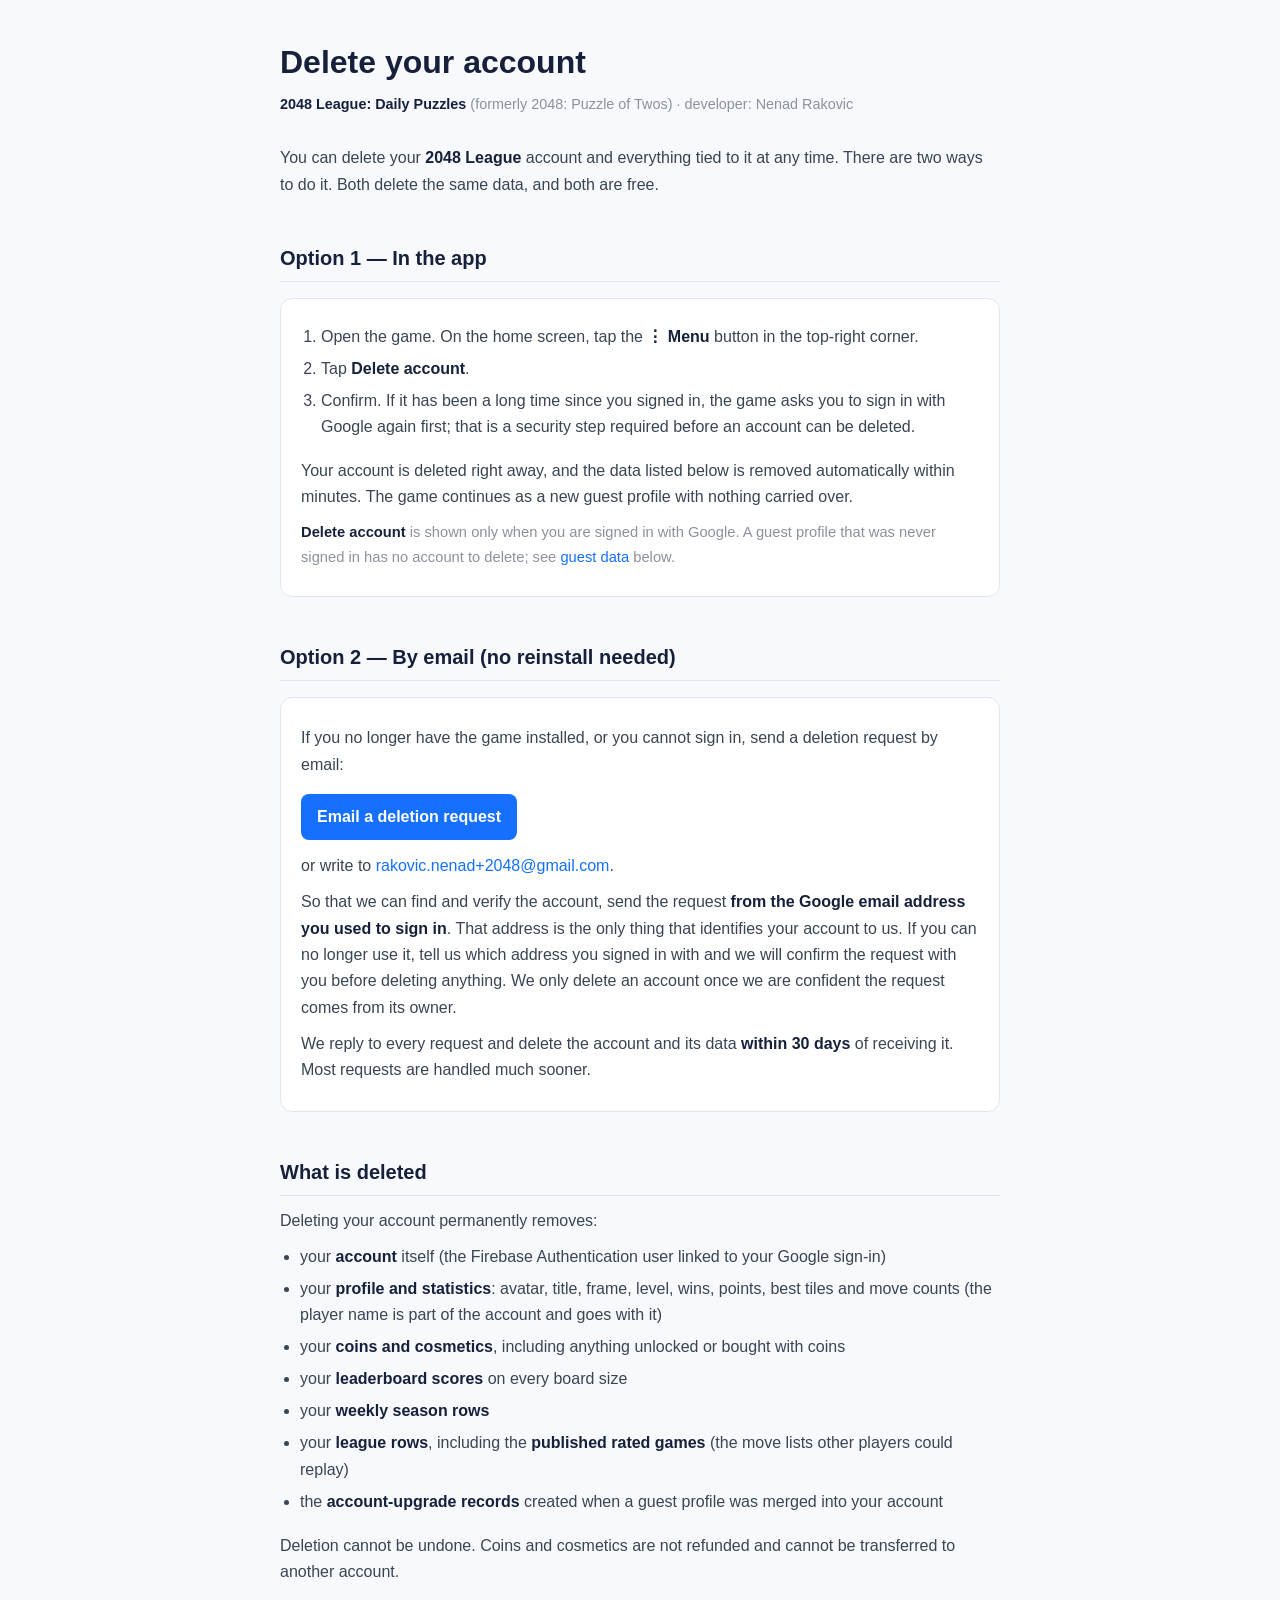
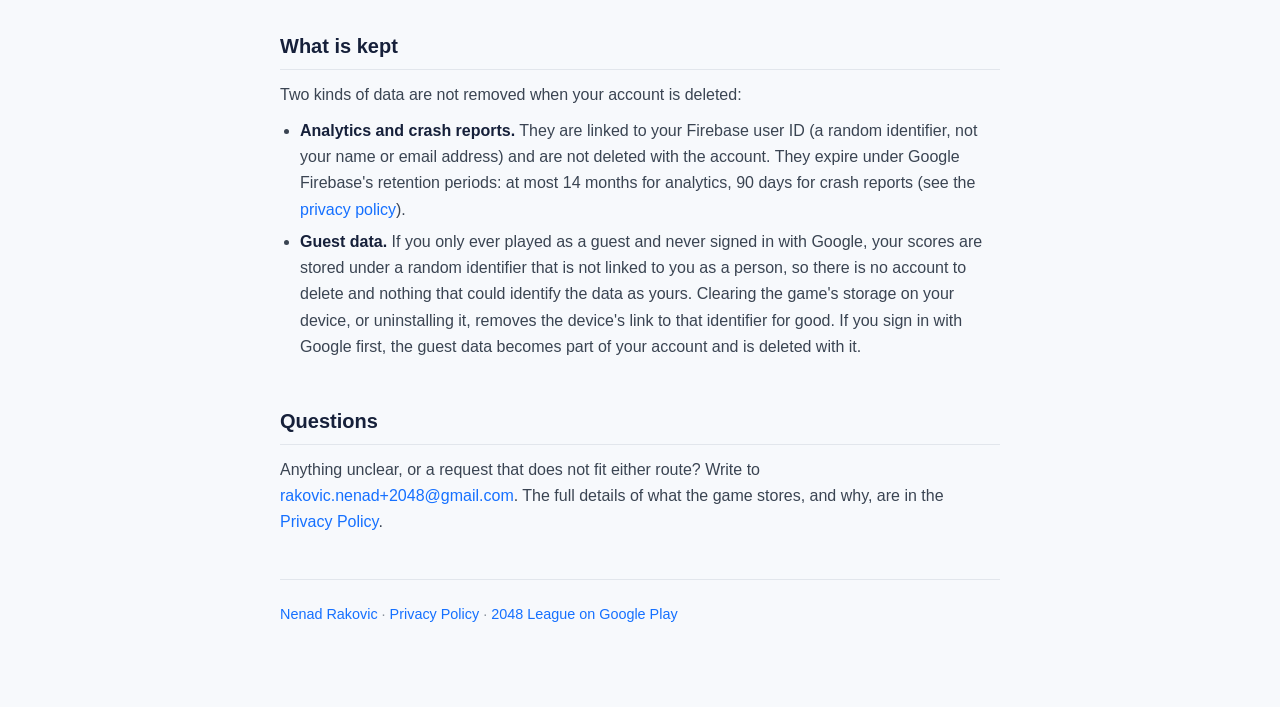
<file: delete-account.html>
<!DOCTYPE html>
<html lang="en">
<head>
  <meta charset="utf-8">
  <meta name="viewport" content="width=device-width, initial-scale=1">
  <title>Delete your account - 2048 League: Daily Puzzles</title>
  <meta name="description" content="How to delete your 2048 League: Daily Puzzles account and the data tied to it, in the app or by email.">
  <style>
    :root { --accent: #1570FF; --ink: #16203A; --body: #3A4452; --muted: #8A929C; --line: #E2E6EC; --card: #FFFFFF; }
    * { box-sizing: border-box; }
    body {
      font-family: Inter, -apple-system, BlinkMacSystemFont, "Segoe UI", Roboto, Helvetica, Arial, sans-serif;
      color: var(--body);
      line-height: 1.65;
      max-width: 760px;
      margin: 0 auto;
      padding: 36px 20px 72px;
      background: #F7F9FC;
      -webkit-font-smoothing: antialiased;
    }
    h1 { color: var(--ink); font-size: 2rem; font-weight: 700; margin: 0 0 4px; }
    h2 {
      color: var(--ink); font-size: 1.25rem; font-weight: 600;
      margin: 2.2em 0 .6em; padding-bottom: .3em; border-bottom: 1px solid var(--line);
    }
    h3 { color: var(--ink); font-size: 1.02rem; font-weight: 600; margin: 1.4em 0 .4em; }
    p { margin: .6em 0; }
    ul, ol { margin: .4em 0 1.1em; padding-left: 1.25em; }
    li { margin: .35em 0; }
    a { color: var(--accent); text-decoration: none; }
    a:hover { text-decoration: underline; }
    b { color: var(--ink); font-weight: 600; }
    .app { color: var(--muted); font-size: .9rem; margin: 0 0 2em; }
    .card {
      background: var(--card); border: 1px solid var(--line); border-radius: 12px;
      padding: 18px 20px; margin: 1em 0;
    }
    .card h3 { margin-top: 0; }
    .mail {
      display: inline-block; margin: .4em 0 .2em; padding: 10px 16px; border-radius: 8px;
      background: var(--accent); color: #fff; font-weight: 600;
    }
    .mail:hover { text-decoration: none; opacity: .92; }
    .note { color: var(--muted); font-size: .92rem; }
    code { font-family: ui-monospace, SFMono-Regular, Menlo, Consolas, monospace; font-size: .95em; color: var(--ink); }
    footer { margin-top: 3em; padding-top: 1em; border-top: 1px solid var(--line); font-size: .9rem; color: var(--muted); }
    @media (max-width: 480px) {
      body { padding: 22px 16px 52px; }
      h1 { font-size: 1.6rem; }
      .card { padding: 14px 16px; }
    }
  </style>
</head>
<body>
  <h1>Delete your account</h1>
  <p class="app"><b>2048 League: Daily Puzzles</b> (formerly 2048: Puzzle of Twos) &middot; developer: Nenad Rakovic</p>

  <p>You can delete your <b>2048 League</b> account and everything tied to it at any time. There are two ways to do it. Both delete the same data, and both are free.</p>

  <h2>Option 1 &mdash; In the app</h2>
  <div class="card">
    <ol>
      <li>Open the game. On the home screen, tap the <b>&#8942; Menu</b> button in the top-right corner.</li>
      <li>Tap <b>Delete account</b>.</li>
      <li>Confirm. If it has been a long time since you signed in, the game asks you to sign in with Google again first; that is a security step required before an account can be deleted.</li>
    </ol>
    <p>Your account is deleted right away, and the data listed below is removed automatically within minutes. The game continues as a new guest profile with nothing carried over.</p>
    <p class="note"><b>Delete account</b> is shown only when you are signed in with Google. A guest profile that was never signed in has no account to delete; see <a href="#guest">guest data</a> below.</p>
  </div>

  <h2>Option 2 &mdash; By email (no reinstall needed)</h2>
  <div class="card">
    <p>If you no longer have the game installed, or you cannot sign in, send a deletion request by email:</p>
    <p><a class="mail" href="mailto:rakovic.nenad+2048@gmail.com?subject=Delete%20my%202048%20League%20account">Email a deletion request</a></p>
    <p>or write to <a href="mailto:rakovic.nenad+2048@gmail.com">rakovic.nenad+2048@gmail.com</a>.</p>
    <p>So that we can find and verify the account, send the request <b>from the Google email address you used to sign in</b>. That address is the only thing that identifies your account to us. If you can no longer use it, tell us which address you signed in with and we will confirm the request with you before deleting anything. We only delete an account once we are confident the request comes from its owner.</p>
    <p>We reply to every request and delete the account and its data <b>within 30 days</b> of receiving it. Most requests are handled much sooner.</p>
  </div>

  <h2>What is deleted</h2>
  <p>Deleting your account permanently removes:</p>
  <ul>
    <li>your <b>account</b> itself (the Firebase Authentication user linked to your Google sign-in)</li>
    <li>your <b>profile and statistics</b>: avatar, title, frame, level, wins, points, best tiles and move counts (the player name is part of the account and goes with it)</li>
    <li>your <b>coins and cosmetics</b>, including anything unlocked or bought with coins</li>
    <li>your <b>leaderboard scores</b> on every board size</li>
    <li>your <b>weekly season rows</b></li>
    <li>your <b>league rows</b>, including the <b>published rated games</b> (the move lists other players could replay)</li>
    <li>the <b>account-upgrade records</b> created when a guest profile was merged into your account</li>
  </ul>
  <p>Deletion cannot be undone. Coins and cosmetics are not refunded and cannot be transferred to another account.</p>

  <h2>What is kept</h2>
  <p>Two kinds of data are not removed when your account is deleted:</p>
  <ul>
    <li><b>Analytics and crash reports.</b> They are linked to your Firebase user ID (a random identifier, not your name or email address) and are not deleted with the account. They expire under Google Firebase's retention periods: at most 14 months for analytics, 90 days for crash reports (see the <a href="privacy-policy.html">privacy policy</a>).</li>
    <li id="guest"><b>Guest data.</b> If you only ever played as a guest and never signed in with Google, your scores are stored under a random identifier that is not linked to you as a person, so there is no account to delete and nothing that could identify the data as yours. Clearing the game's storage on your device, or uninstalling it, removes the device's link to that identifier for good. If you sign in with Google first, the guest data becomes part of your account and is deleted with it.</li>
  </ul>

  <h2>Questions</h2>
  <p>Anything unclear, or a request that does not fit either route? Write to <a href="mailto:rakovic.nenad+2048@gmail.com">rakovic.nenad+2048@gmail.com</a>. The full details of what the game stores, and why, are in the <a href="privacy-policy.html">Privacy Policy</a>.</p>

  <footer>
    <p><a href="index.html">Nenad Rakovic</a> &middot; <a href="privacy-policy.html">Privacy Policy</a> &middot; <a href="https://play.google.com/store/apps/details?id=com.nr21.app2048">2048 League on Google Play</a></p>
  </footer>
</body>
</html>
</file>
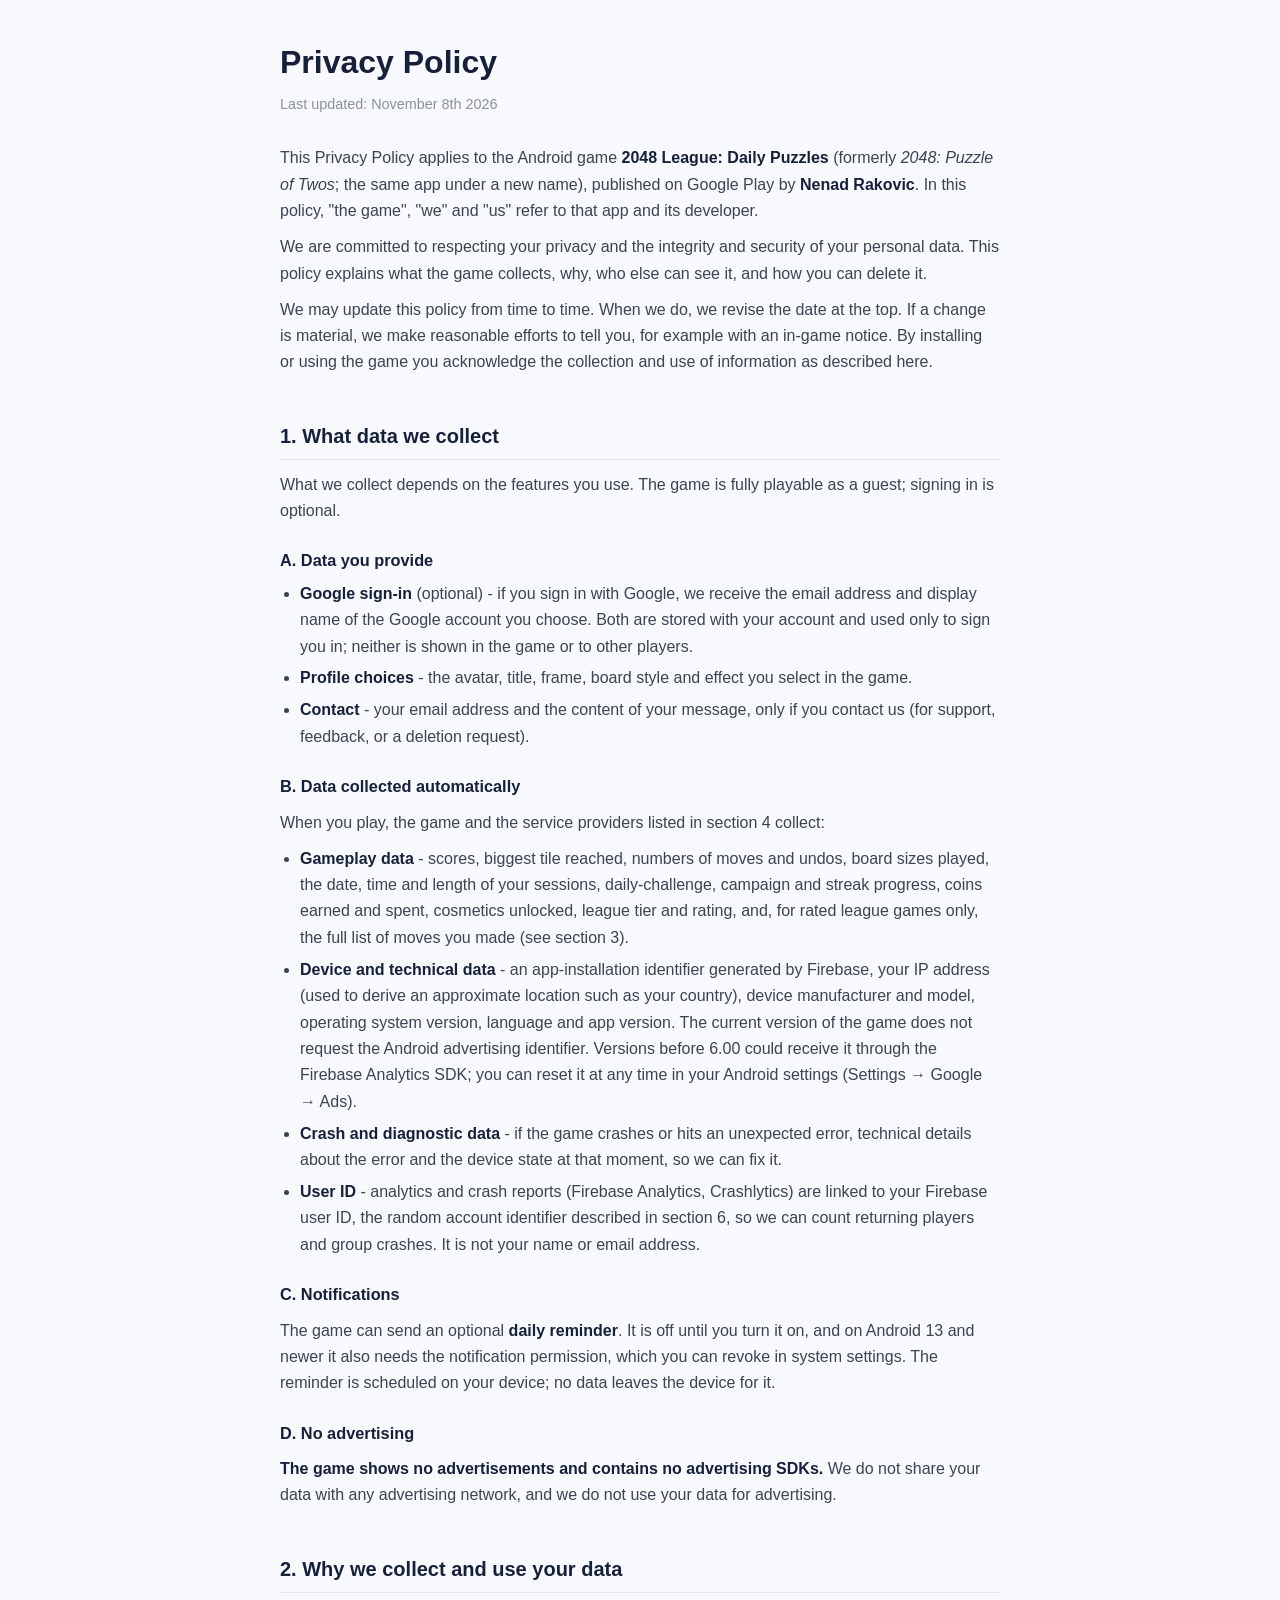
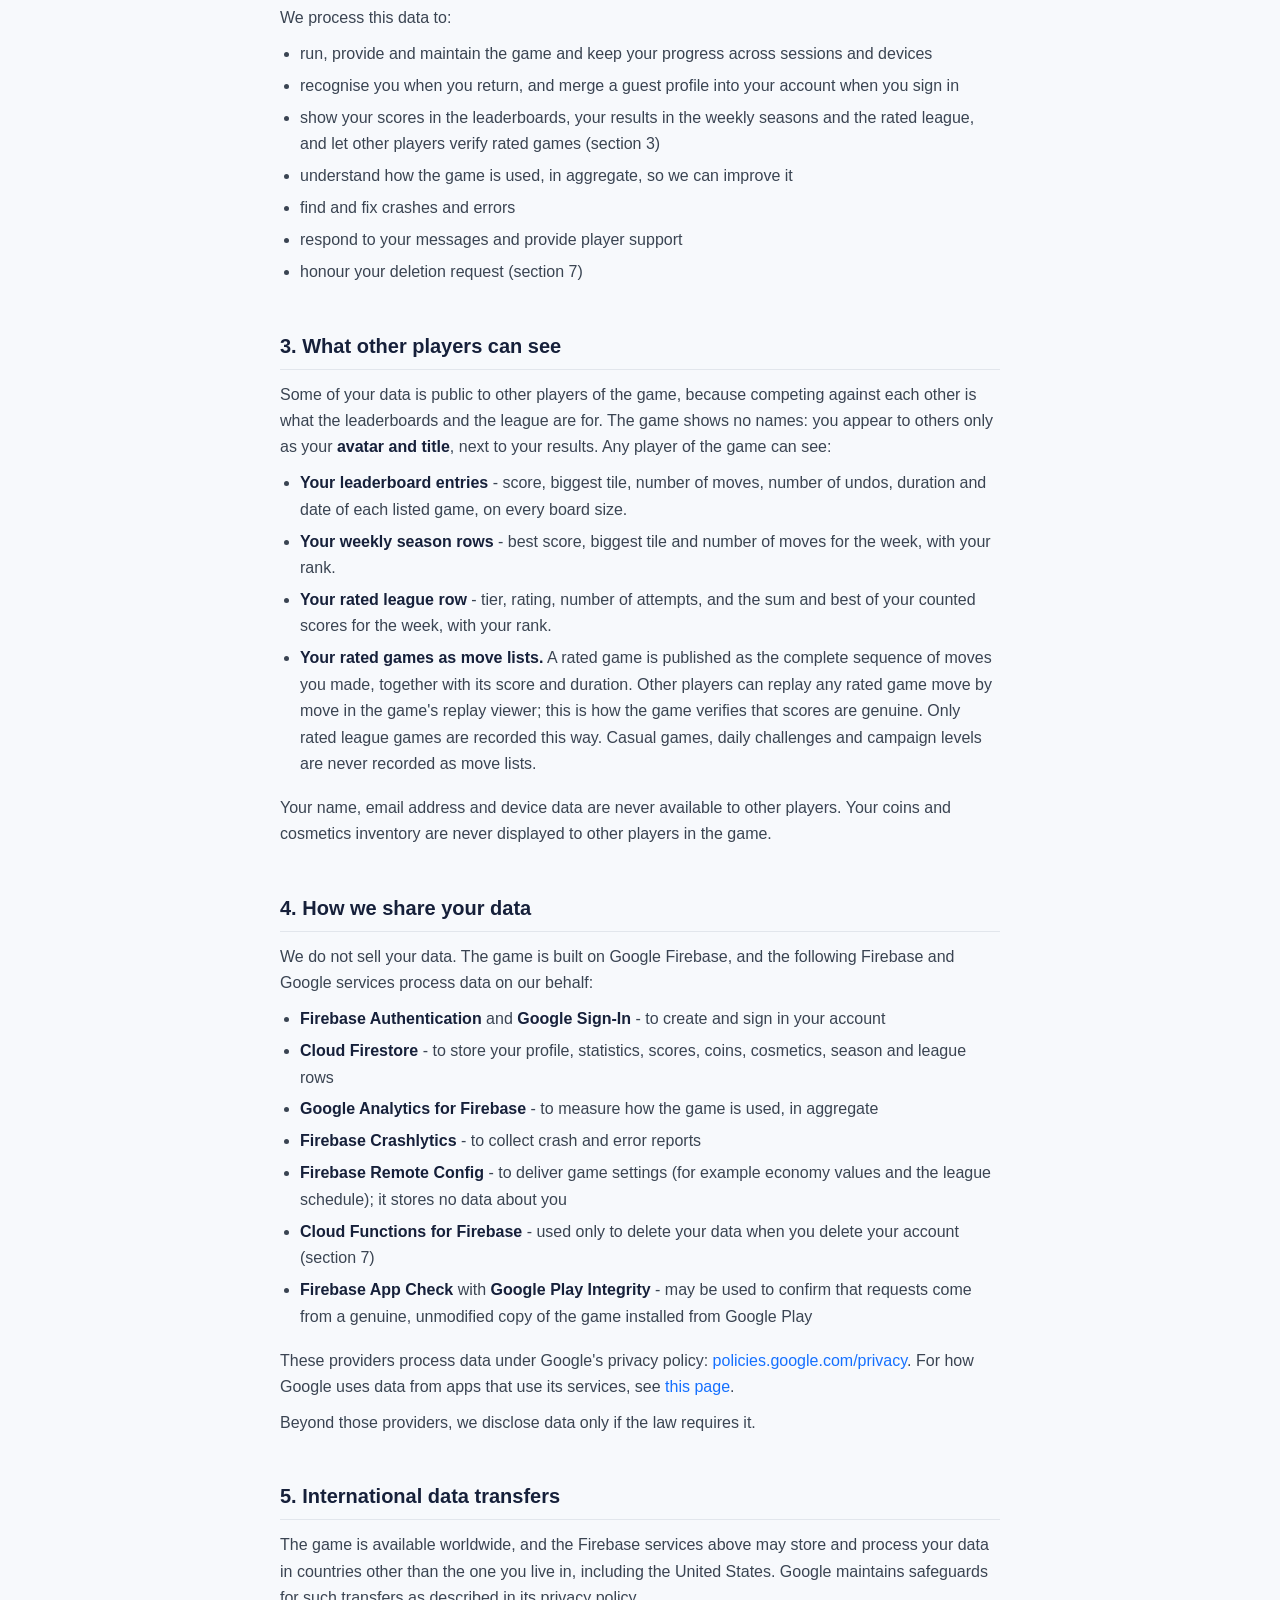
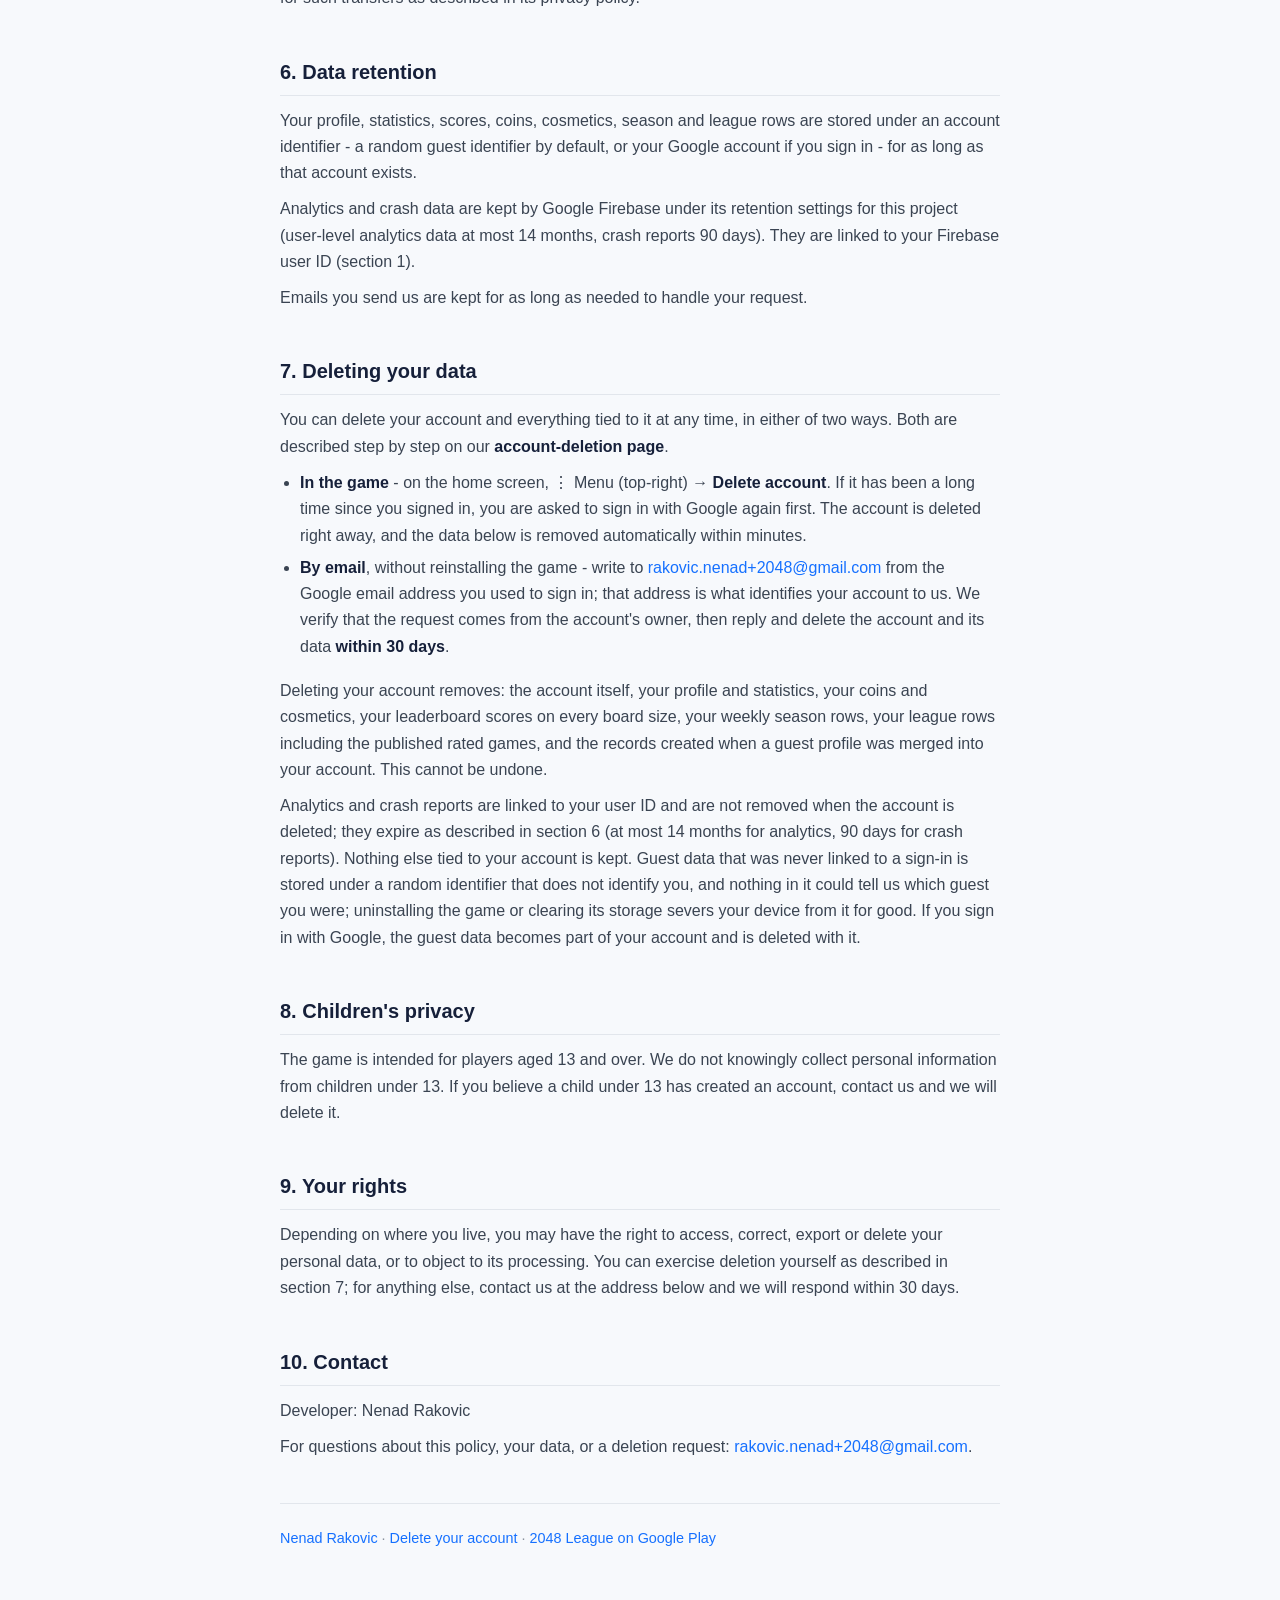
<file: privacy-policy.html>
<!DOCTYPE html>
<html lang="en">
<head>
  <meta charset="utf-8">
  <meta name="viewport" content="width=device-width, initial-scale=1">
  <title>Privacy Policy - 2048 League: Daily Puzzles</title>
  <meta name="description" content="Privacy policy for the Android game 2048 League: Daily Puzzles (formerly 2048: Puzzle of Twos): what is collected, what other players can see, and how to delete your data.">
  <style>
    :root { --accent: #1570FF; --ink: #16203A; --body: #3A4452; --muted: #8A929C; --line: #E2E6EC; }
    * { box-sizing: border-box; }
    body {
      font-family: Inter, -apple-system, BlinkMacSystemFont, "Segoe UI", Roboto, Helvetica, Arial, sans-serif;
      color: var(--body);
      line-height: 1.65;
      max-width: 760px;
      margin: 0 auto;
      padding: 36px 20px 72px;
      background: #F7F9FC;
      -webkit-font-smoothing: antialiased;
    }
    h1 { color: var(--ink); font-size: 2rem; font-weight: 700; margin: 0 0 4px; }
    h2 {
      color: var(--ink); font-size: 1.25rem; font-weight: 600;
      margin: 2.2em 0 .6em; padding-bottom: .3em; border-bottom: 1px solid var(--line);
    }
    h3 { color: var(--ink); font-size: 1.02rem; font-weight: 600; margin: 1.4em 0 .4em; }
    p { margin: .6em 0; }
    ul { margin: .4em 0 1.1em; padding-left: 1.25em; }
    li { margin: .35em 0; }
    a { color: var(--accent); text-decoration: none; }
    a:hover { text-decoration: underline; }
    b { color: var(--ink); font-weight: 600; }
    .last-updated { color: var(--muted); font-size: .9rem; margin: 0 0 2em; }
    footer { margin-top: 3em; padding-top: 1em; border-top: 1px solid var(--line); font-size: .9rem; color: var(--muted); }
    @media (max-width: 480px) {
      body { padding: 22px 16px 52px; }
      h1 { font-size: 1.6rem; }
    }
  </style>
</head>
<body>
  <h1>Privacy Policy</h1>
  <p class="last-updated">Last updated: November 8th 2026</p>

  <p>This Privacy Policy applies to the Android game <a href="https://play.google.com/store/apps/details?id=com.nr21.app2048"><b>2048 League: Daily Puzzles</b></a> (formerly <i>2048: Puzzle of Twos</i>; the same app under a new name), published on Google Play by <b>Nenad Rakovic</b>. In this policy, "the game", "we" and "us" refer to that app and its developer.</p>
  <p>We are committed to respecting your privacy and the integrity and security of your personal data. This policy explains what the game collects, why, who else can see it, and how you can delete it.</p>
  <p>We may update this policy from time to time. When we do, we revise the date at the top. If a change is material, we make reasonable efforts to tell you, for example with an in-game notice. By installing or using the game you acknowledge the collection and use of information as described here.</p>

  <h2>1. What data we collect</h2>
  <p>What we collect depends on the features you use. The game is fully playable as a guest; signing in is optional.</p>

  <h3>A. Data you provide</h3>
  <ul>
    <li><b>Google sign-in</b> (optional) - if you sign in with Google, we receive the email address and display name of the Google account you choose. Both are stored with your account and used only to sign you in; neither is shown in the game or to other players.</li>
    <li><b>Profile choices</b> - the avatar, title, frame, board style and effect you select in the game.</li>
    <li><b>Contact</b> - your email address and the content of your message, only if you contact us (for support, feedback, or a deletion request).</li>
  </ul>

  <h3>B. Data collected automatically</h3>
  <p>When you play, the game and the service providers listed in section 4 collect:</p>
  <ul>
    <li><b>Gameplay data</b> - scores, biggest tile reached, numbers of moves and undos, board sizes played, the date, time and length of your sessions, daily-challenge, campaign and streak progress, coins earned and spent, cosmetics unlocked, league tier and rating, and, for rated league games only, the full list of moves you made (see section 3).</li>
    <li><b>Device and technical data</b> - an app-installation identifier generated by Firebase, your IP address (used to derive an approximate location such as your country), device manufacturer and model, operating system version, language and app version. The current version of the game does not request the Android advertising identifier. Versions before 6.00 could receive it through the Firebase Analytics SDK; you can reset it at any time in your Android settings (Settings &rarr; Google &rarr; Ads).</li>
    <li><b>Crash and diagnostic data</b> - if the game crashes or hits an unexpected error, technical details about the error and the device state at that moment, so we can fix it.</li>
    <li><b>User ID</b> - analytics and crash reports (Firebase Analytics, Crashlytics) are linked to your Firebase user ID, the random account identifier described in section 6, so we can count returning players and group crashes. It is not your name or email address.</li>
  </ul>

  <h3>C. Notifications</h3>
  <p>The game can send an optional <b>daily reminder</b>. It is off until you turn it on, and on Android 13 and newer it also needs the notification permission, which you can revoke in system settings. The reminder is scheduled on your device; no data leaves the device for it.</p>

  <h3>D. No advertising</h3>
  <p><b>The game shows no advertisements and contains no advertising SDKs.</b> We do not share your data with any advertising network, and we do not use your data for advertising.</p>

  <h2>2. Why we collect and use your data</h2>
  <p>We process this data to:</p>
  <ul>
    <li>run, provide and maintain the game and keep your progress across sessions and devices</li>
    <li>recognise you when you return, and merge a guest profile into your account when you sign in</li>
    <li>show your scores in the leaderboards, your results in the weekly seasons and the rated league, and let other players verify rated games (section 3)</li>
    <li>understand how the game is used, in aggregate, so we can improve it</li>
    <li>find and fix crashes and errors</li>
    <li>respond to your messages and provide player support</li>
    <li>honour your deletion request (section 7)</li>
  </ul>

  <h2>3. What other players can see</h2>
  <p>Some of your data is public to other players of the game, because competing against each other is what the leaderboards and the league are for. The game shows no names: you appear to others only as your <b>avatar and title</b>, next to your results. Any player of the game can see:</p>
  <ul>
    <li><b>Your leaderboard entries</b> - score, biggest tile, number of moves, number of undos, duration and date of each listed game, on every board size.</li>
    <li><b>Your weekly season rows</b> - best score, biggest tile and number of moves for the week, with your rank.</li>
    <li><b>Your rated league row</b> - tier, rating, number of attempts, and the sum and best of your counted scores for the week, with your rank.</li>
    <li><b>Your rated games as move lists.</b> A rated game is published as the complete sequence of moves you made, together with its score and duration. Other players can replay any rated game move by move in the game's replay viewer; this is how the game verifies that scores are genuine. Only rated league games are recorded this way. Casual games, daily challenges and campaign levels are never recorded as move lists.</li>
  </ul>
  <p>Your name, email address and device data are never available to other players. Your coins and cosmetics inventory are never displayed to other players in the game.</p>

  <h2>4. How we share your data</h2>
  <p>We do not sell your data. The game is built on Google Firebase, and the following Firebase and Google services process data on our behalf:</p>
  <ul>
    <li><b>Firebase Authentication</b> and <b>Google Sign-In</b> - to create and sign in your account</li>
    <li><b>Cloud Firestore</b> - to store your profile, statistics, scores, coins, cosmetics, season and league rows</li>
    <li><b>Google Analytics for Firebase</b> - to measure how the game is used, in aggregate</li>
    <li><b>Firebase Crashlytics</b> - to collect crash and error reports</li>
    <li><b>Firebase Remote Config</b> - to deliver game settings (for example economy values and the league schedule); it stores no data about you</li>
    <li><b>Cloud Functions for Firebase</b> - used only to delete your data when you delete your account (section 7)</li>
    <li><b>Firebase App Check</b> with <b>Google Play Integrity</b> - may be used to confirm that requests come from a genuine, unmodified copy of the game installed from Google Play</li>
  </ul>
  <p>These providers process data under Google's privacy policy: <a href="https://policies.google.com/privacy" target="_blank" rel="noopener">policies.google.com/privacy</a>. For how Google uses data from apps that use its services, see <a href="https://policies.google.com/technologies/partner-sites" target="_blank" rel="noopener">this page</a>.</p>
  <p>Beyond those providers, we disclose data only if the law requires it.</p>

  <h2>5. International data transfers</h2>
  <p>The game is available worldwide, and the Firebase services above may store and process your data in countries other than the one you live in, including the United States. Google maintains safeguards for such transfers as described in its privacy policy.</p>

  <h2>6. Data retention</h2>
  <p>Your profile, statistics, scores, coins, cosmetics, season and league rows are stored under an account identifier - a random guest identifier by default, or your Google account if you sign in - for as long as that account exists.</p>
  <p>Analytics and crash data are kept by Google Firebase under its retention settings for this project (user-level analytics data at most 14 months, crash reports 90 days). They are linked to your Firebase user ID (section 1).</p>
  <p>Emails you send us are kept for as long as needed to handle your request.</p>

  <h2>7. Deleting your data</h2>
  <p>You can delete your account and everything tied to it at any time, in either of two ways. Both are described step by step on our <a href="delete-account.html"><b>account-deletion page</b></a>.</p>
  <ul>
    <li><b>In the game</b> - on the home screen, &#8942; Menu (top-right) &rarr; <b>Delete account</b>. If it has been a long time since you signed in, you are asked to sign in with Google again first. The account is deleted right away, and the data below is removed automatically within minutes.</li>
    <li><b>By email</b>, without reinstalling the game - write to <a href="mailto:rakovic.nenad+2048@gmail.com">rakovic.nenad+2048@gmail.com</a> from the Google email address you used to sign in; that address is what identifies your account to us. We verify that the request comes from the account's owner, then reply and delete the account and its data <b>within 30 days</b>.</li>
  </ul>
  <p>Deleting your account removes: the account itself, your profile and statistics, your coins and cosmetics, your leaderboard scores on every board size, your weekly season rows, your league rows including the published rated games, and the records created when a guest profile was merged into your account. This cannot be undone.</p>
  <p>Analytics and crash reports are linked to your user ID and are not removed when the account is deleted; they expire as described in section 6 (at most 14 months for analytics, 90 days for crash reports). Nothing else tied to your account is kept. Guest data that was never linked to a sign-in is stored under a random identifier that does not identify you, and nothing in it could tell us which guest you were; uninstalling the game or clearing its storage severs your device from it for good. If you sign in with Google, the guest data becomes part of your account and is deleted with it.</p>

  <h2>8. Children's privacy</h2>
  <p>The game is intended for players aged 13 and over. We do not knowingly collect personal information from children under 13. If you believe a child under 13 has created an account, contact us and we will delete it.</p>

  <h2>9. Your rights</h2>
  <p>Depending on where you live, you may have the right to access, correct, export or delete your personal data, or to object to its processing. You can exercise deletion yourself as described in section 7; for anything else, contact us at the address below and we will respond within 30 days.</p>

  <h2>10. Contact</h2>
  <p>Developer: Nenad Rakovic</p>
  <p>For questions about this policy, your data, or a deletion request: <a href="mailto:rakovic.nenad+2048@gmail.com">rakovic.nenad+2048@gmail.com</a>.</p>

  <footer>
    <p><a href="index.html">Nenad Rakovic</a> &middot; <a href="delete-account.html">Delete your account</a> &middot; <a href="https://play.google.com/store/apps/details?id=com.nr21.app2048">2048 League on Google Play</a></p>
  </footer>
</body>
</html>
</file>
<file: style.css>
@import url('https://fonts.googleapis.com/css2?family=DM+Sans:wght@400;500;600;700&family=Manrope:wght@400;500;600;700;800&display=swap');
:root{--paper:#f6f5ef;--ink:#202d29;--muted:#637069;--green:#c6d99f;--line:#dcded4}*{box-sizing:border-box}html{scroll-behavior:smooth;scroll-padding-top:30px}body{margin:0;background:var(--paper);color:var(--ink);font-family:'DM Sans',sans-serif;font-size:16px}a{color:inherit;text-decoration:none}a:focus-visible{outline:3px solid #8b9b44;outline-offset:6px}a:hover{text-decoration:underline}.wrap{width:min(1160px,calc(100% - 96px));margin:auto}header{height:112px;display:flex;align-items:center;justify-content:space-between;border-bottom:1px solid var(--line)}.brand{display:flex;gap:18px;align-items:center;font-weight:600;font-size:15px}.monogram{font-size:36px;letter-spacing:-4px;font-weight:800}.monogram span{color:#7b954f}nav{display:flex;gap:36px;font-size:14px}nav a:last-child{font-weight:700}.hero{min-height:660px;display:grid;grid-template-columns:1.08fr 1fr;align-items:center;gap:30px}.eyebrow{font-size:11px;letter-spacing:2.1px;font-weight:700;display:flex;align-items:center;gap:9px}.dot{display:inline-block;width:7px;height:7px;background:#789351;border-radius:50%}h1,h2{font-family:Manrope,sans-serif}h1{font-size:clamp(52px,5.8vw,78px);line-height:1.09;letter-spacing:-4.5px;margin:27px 0}h1 em{font-style:normal;color:#718a48}.lede{font-size:17px;line-height:1.8;color:var(--muted)}.button{display:inline-flex;align-items:center;justify-content:center;gap:16px;padding:17px 23px;border-radius:7px;font-weight:600;font-size:14px;transition:transform .2s,background .2s}.button:hover{transform:translateY(-3px);text-decoration:none}.dark{background:var(--ink);color:white}.dark:hover{background:#3b4e42}.intro .button{margin-top:19px}.hero-note{font-size:11px;color:#7b8178;margin-top:22px}.art{position:relative;height:475px;display:flex;align-items:center;justify-content:center}.orbit{position:absolute;border:1px solid #dce1d0;width:430px;height:430px;border-radius:50%}.orbit-two{width:350px;height:350px}.puzzle{display:grid;grid-template-columns:repeat(4,1fr);gap:10px;padding:13px;width:334px;height:334px;background:#e0e4d6;border:1px solid #d4dacb;border-radius:22px;transform:rotate(-10deg);box-shadow:5px 25px 30px #32412618;z-index:1}.tile{display:flex;align-items:center;justify-content:center;border-radius:11px;font-family:Manrope,sans-serif;font-weight:800;font-size:26px;box-shadow:0 3px 0 #00000008}.pale{background:#f8f7ef}.olive{background:#d7dfb5}.sage{background:#b7c993}.yellow{background:#ead58f}.gold{background:#e7c571;font-size:23px}.empty{background:#d4dacb}.winner{background:#294b3d;color:#fff;font-size:23px}.floating{position:absolute;z-index:2;width:68px;height:68px;display:grid;place-items:center;font-size:26px;font-weight:700;border-radius:13px;box-shadow:0 10px 20px #263c2310}.f1{top:22px;right:36px;background:#e8d599;transform:rotate(12deg)}.f2{bottom:40px;left:8px;background:#cbdcae;transform:rotate(9deg);font-size:21px}.spark{position:absolute;color:#97a87c;font-size:28px}.s1{top:50px;left:35px}.s2{right:12px;bottom:50px}.art-caption{position:absolute;bottom:0;font-size:9px;letter-spacing:2px;color:#87917b}.section-head{display:flex;align-items:center;justify-content:space-between;margin-bottom:23px}.section-note{font-size:12px;color:var(--muted)}.game{display:grid;grid-template-columns:1fr 1fr;border:1px solid var(--line);border-radius:16px;overflow:hidden;background:#fffefa}.game-visual{min-height:440px;background:#e9eddf;display:flex;flex-direction:column;align-items:center;justify-content:center;background-image:radial-gradient(#c7cfba 1px,transparent 1px);background-size:18px 18px}.mini-icon{width:176px;height:176px;padding:16px;background:#243f34;border-radius:37px;display:grid;grid-template-columns:1fr 1fr;gap:9px;transform:rotate(-8deg);box-shadow:0 19px 30px #243f3420;margin-bottom:32px}.mini-icon span{background:#e8edce;display:grid;place-items:center;border-radius:11px;font-size:25px;font-weight:700}.mini-icon span:nth-child(2){background:#c0d398}.mini-icon span:nth-child(3){background:#e6ce89}.mini-icon span:nth-child(4){background:#7b9a64;color:white;font-size:20px}.game-visual p{font-size:11px;letter-spacing:3px;font-weight:700;margin:4px 0 12px}.game-visual>span{font-size:12px;color:var(--muted)}.game-details{padding:48px 55px}.pill{font-size:9px;letter-spacing:1.2px;display:flex;align-items:center;gap:7px}h2{font-size:36px;line-height:1.25;letter-spacing:-1.4px;margin:22px 0}.game-details p{font-size:15px;line-height:1.8;color:var(--muted);max-width:340px}.game-details .button{margin-top:12px}.game-links{display:flex;gap:25px;font-size:11px;margin-top:25px;color:var(--muted)}.about{padding-top:106px;padding-bottom:100px;display:grid;grid-template-columns:1fr 1fr;gap:50px}.about>.eyebrow{align-self:start;margin-top:9px}.about h2{margin-top:0;font-size:33px}.about p:not(.eyebrow){color:var(--muted);font-size:16px;line-height:1.9}.text-link{display:inline-flex;gap:30px;font-size:13px;border-bottom:1px solid #a8b09b;padding:10px 0;margin-top:5px}.contact{background:#243d32;color:#f7f7ed;border-radius:14px;padding:54px 58px;display:flex;align-items:center;justify-content:space-between;gap:36px}.contact .eyebrow{color:#c5d4b4}.contact h2{font-size:34px}.contact p:not(.eyebrow){font-size:14px;color:#c3cfc4;line-height:1.8}.contact-action{display:flex;flex-direction:column;align-items:flex-start;gap:17px}.light{background:#d9e7bb;color:#263d30;min-width:165px}.email{font-size:13px}.contact-action>span{font-size:11px;line-height:1.8;color:#b6c6b9}footer{padding:35px 0;display:flex;justify-content:space-between;color:var(--muted);font-size:11px}footer div{display:flex;gap:28px}@media(min-width:1500px){.hero{min-height:720px}}@media(max-width:900px){.wrap{width:calc(100% - 48px)}.hero{gap:0;min-height:600px}h1{font-size:57px}.art{transform:scale(.8);transform-origin:center}.orbit{width:365px;height:365px}.puzzle{min-width:300px;height:300px;gap:8px}.game-details{padding:36px 30px}.about{gap:30px}.contact{padding:40px 30px}.contact h2{font-size:30px}}@media(max-width:650px){.wrap{width:calc(100% - 40px)}header{height:88px}.brand{gap:10px;font-size:12px}.monogram{font-size:30px}nav{gap:18px;font-size:12px}nav a:nth-child(2){display:none}nav a:last-child{font-size:0}nav a:last-child span{font-size:20px}.hero{grid-template-columns:1fr;padding-top:48px;gap:5px}.eyebrow{font-size:9px}h1{font-size:60px;letter-spacing:-3px}.lede{font-size:15px}.art{height:395px;transform:scale(.88)}.art-caption{bottom:-10px}.f1{right:0}.f2{left:0}.section-head{margin-top:20px}.section-note{display:none}.game{grid-template-columns:1fr}.game-visual{min-height:310px}.mini-icon{width:145px;height:145px;border-radius:28px}.game-details{padding:35px 27px}.game-details h2{font-size:34px}.about{display:block;padding-top:60px;padding-bottom:55px}.about>.eyebrow{margin-bottom:28px}.about h2{font-size:28px}.contact{padding:31px 27px;display:block}.contact h2{font-size:28px}.contact-action{margin-top:28px}.desktop{display:none}footer{display:block;line-height:2}footer div{margin-top:10px;gap:22px}}@media(prefers-reduced-motion:reduce){html{scroll-behavior:auto}.button{transition:none}}

/* Game artwork: Classic tile palette from tepatch/app2048 values/colors.xml. */
.puzzle{background:#e4e5f0;border-color:#d4d6e5;box-shadow:5px 25px 30px #16203a18}
.tile{font-family:Arial,sans-serif;color:#fbfbfb;text-shadow:0 1px 1px #00000020}
.t2{background:#CDD4DA;color:#1e2433;text-shadow:none}.t4{background:#949FAF}.t8{background:#2579C6}.t16{background:#76C7A4;color:#1e2433;text-shadow:none}.t32{background:#FFC52F;color:#1e2433;text-shadow:none}.t64{background:#5030AB}.t128{background:#C2A5F9;color:#1e2433;text-shadow:none;font-size:23px}.t2048{background:#57E5A9;color:#1e2433;text-shadow:none;font-size:23px}.tile.empty{background:#fff}
.f1{background:#CDD4DA;color:#1e2433}.f2{background:#C2A5F9;color:#1e2433}.orbit{border-color:#deddeb}.spark{color:#9c89bf}
.game-visual{background-color:#27406F;background-image:radial-gradient(ellipse at 25% 15%,#384b854d,transparent 65%),radial-gradient(#ffffff12 1px,transparent 1px);background-size:100% 100%,18px 18px;color:white}.game-visual>span{color:#b9c3d9}.official-icon{width:176px;height:176px;border-radius:33px;transform:rotate(-8deg);box-shadow:0 20px 45px #050b1d66;margin-bottom:32px;border:1px solid #ffffff16;object-fit:contain}.game-details .former-name{font-size:12px;margin-top:-10px;color:#637069}.game-details h2{margin-top:24px}.game-details .pill .dot{background:#1570ff}
@media(max-width:650px){.official-icon{width:145px;height:145px;border-radius:28px}}

/* Keep support links readable and allow the additional account link to wrap. */
.game-links{flex-wrap:wrap;gap:12px 20px;font-size:0.875rem}footer div{flex-wrap:wrap;row-gap:12px}footer{gap:20px}footer a{font-size:0.875rem}.game-details p{font-size:1rem}.game-details .former-name{font-size:0.875rem}


/* Assisto keeps its own turf and amber palette. */
.game + .game{margin-top:28px}.assisto-visual{background-color:#0B2B18;background-image:radial-gradient(ellipse at 50% 20%,#1B573388,transparent 70%),radial-gradient(#efede214 1px,transparent 1px);color:#EFEDE2}.assisto-visual>span{color:#c4d0bf}.assisto-visual p{color:#F2A93B}.assisto .pill .dot{background:#bc7915}.assisto .assisto-tagline{font-weight:600;color:#52664b;margin-top:-10px}.assisto .official-icon{box-shadow:0 20px 45px #00000044}.assisto .game-details p{max-width:380px}
</file>
